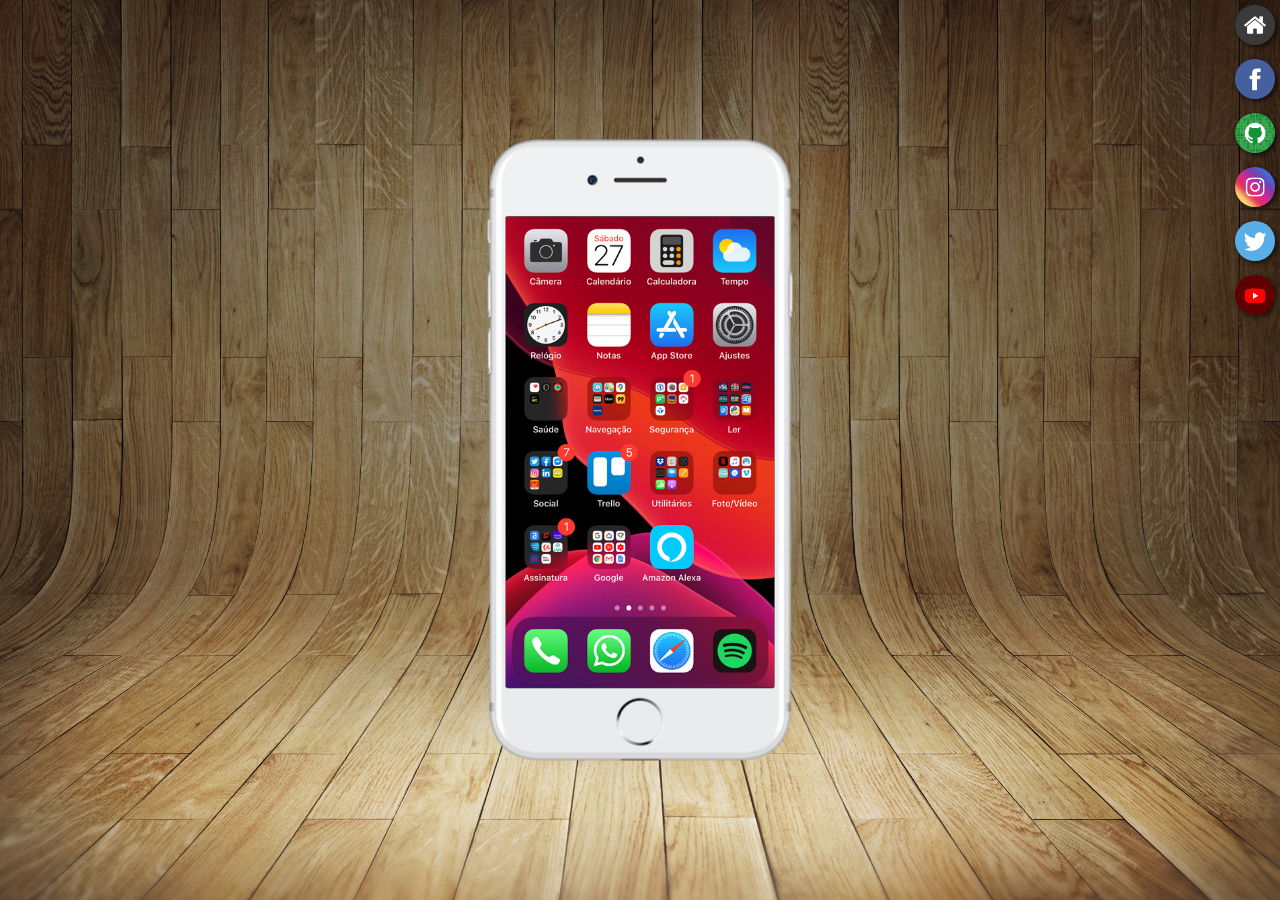
<file: index.html>
<!DOCTYPE html>
<html lang="pt-br">
<head>
    <meta charset="UTF-8">
    <meta name="viewport" content="width=device-width, initial-scale=1.0">
    <link rel="shortcut icon" href="/imagens/favicon.ico" type="image/x-icon">
    <link rel="stylesheet" href="estilos/style.css">
    <title>redes sociais</title>
</head>
<body>
    <main>
        <section id="telefone">
            <iframe src="home.html" name="tela" id="tela" frameborder="0">

            </iframe>

        </section>
        <section id="redes">
            <a href="home.html" target="tela"><img src="imagens/logo-home.jpg" alt="home"></a><br>

            <a href="face.html" target="tela"><img src="imagens/logo-facebook.jpg" alt="facebook"></a><br>

            <a href="git.html" target="tela"><img src="imagens/logo-github.jpg" alt="github"></a><br>

            <a href="insta.html" target="tela"><img src="imagens/logo-instagram.jpg" alt="instagram"></a><br>

            <a href="twiter.html" target="tela"><img src="imagens/logo-twitter.jpg" alt="twitter"></a><br>

            <a href="youtube.html" target="tela"><img src="imagens/logo-youtube.jpg" alt="youtube"></a><br>

        </section>
    </main>
</body>
</html>
</file>
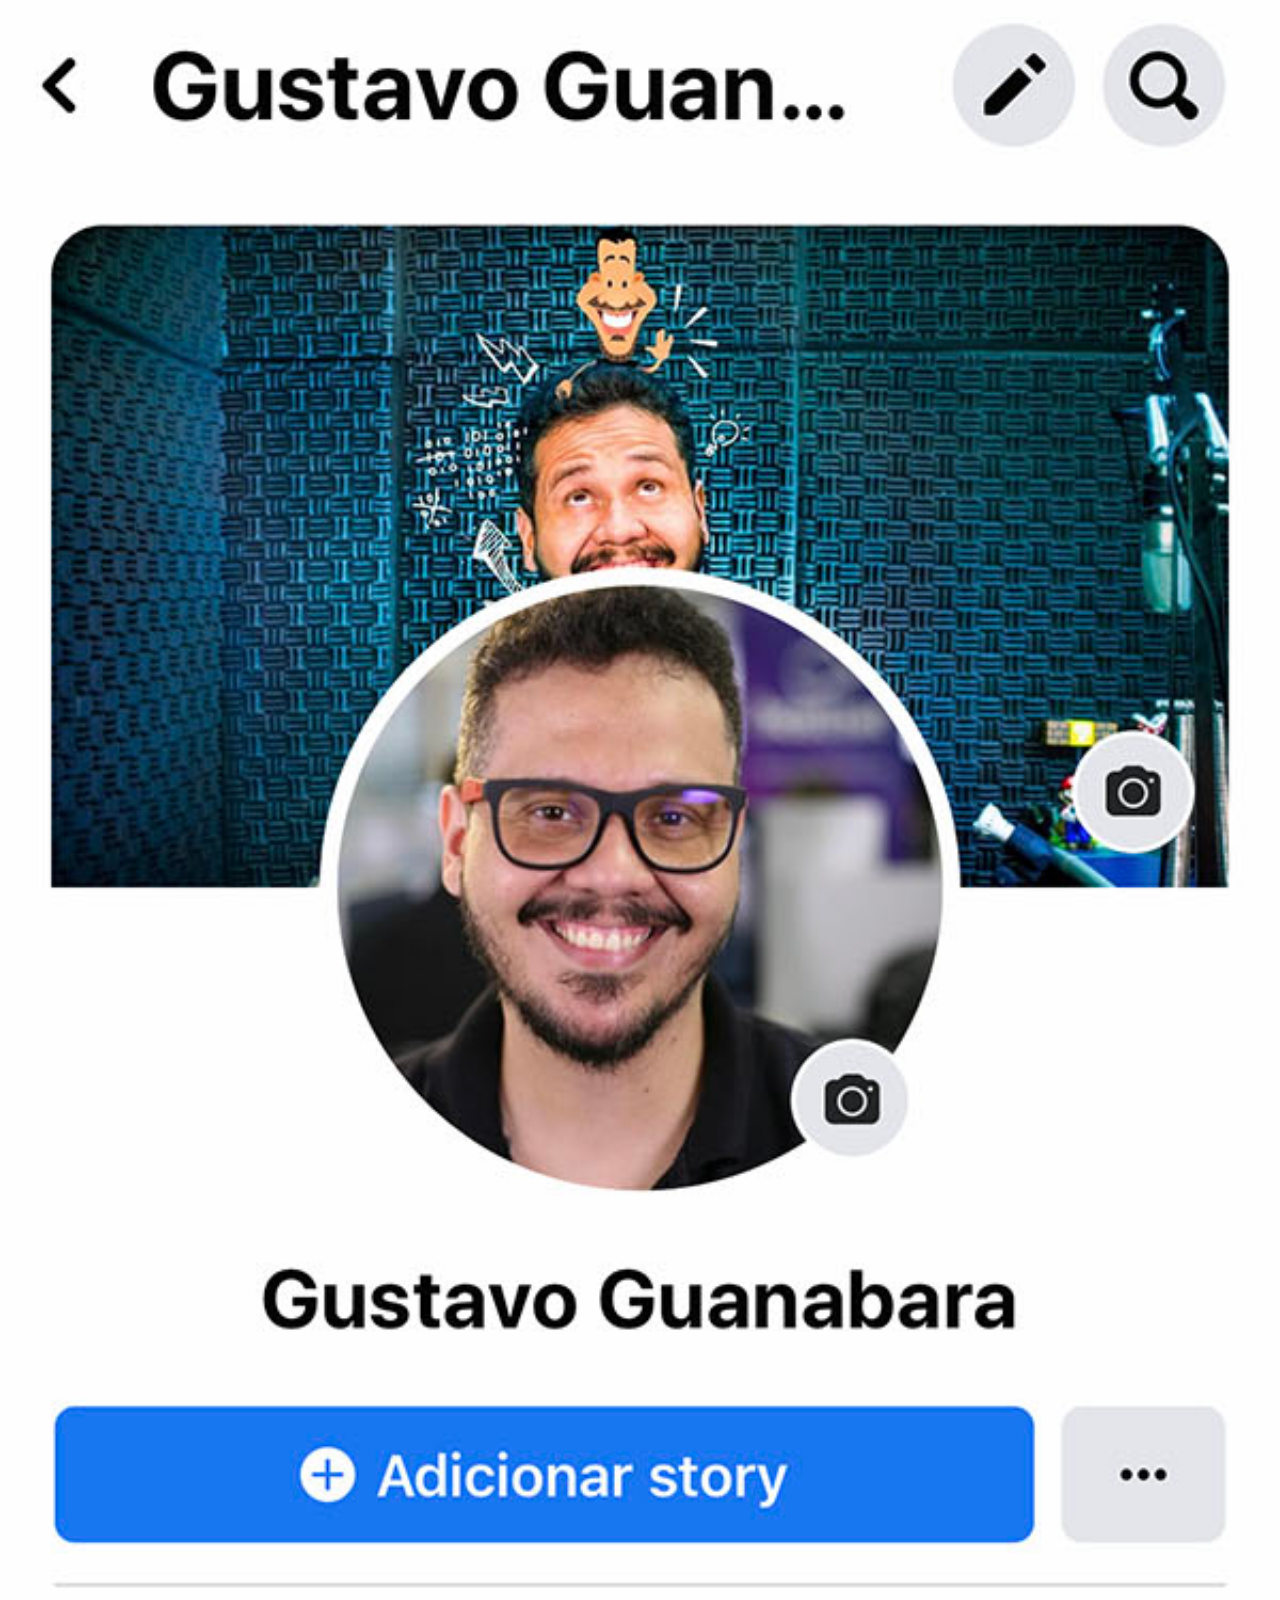
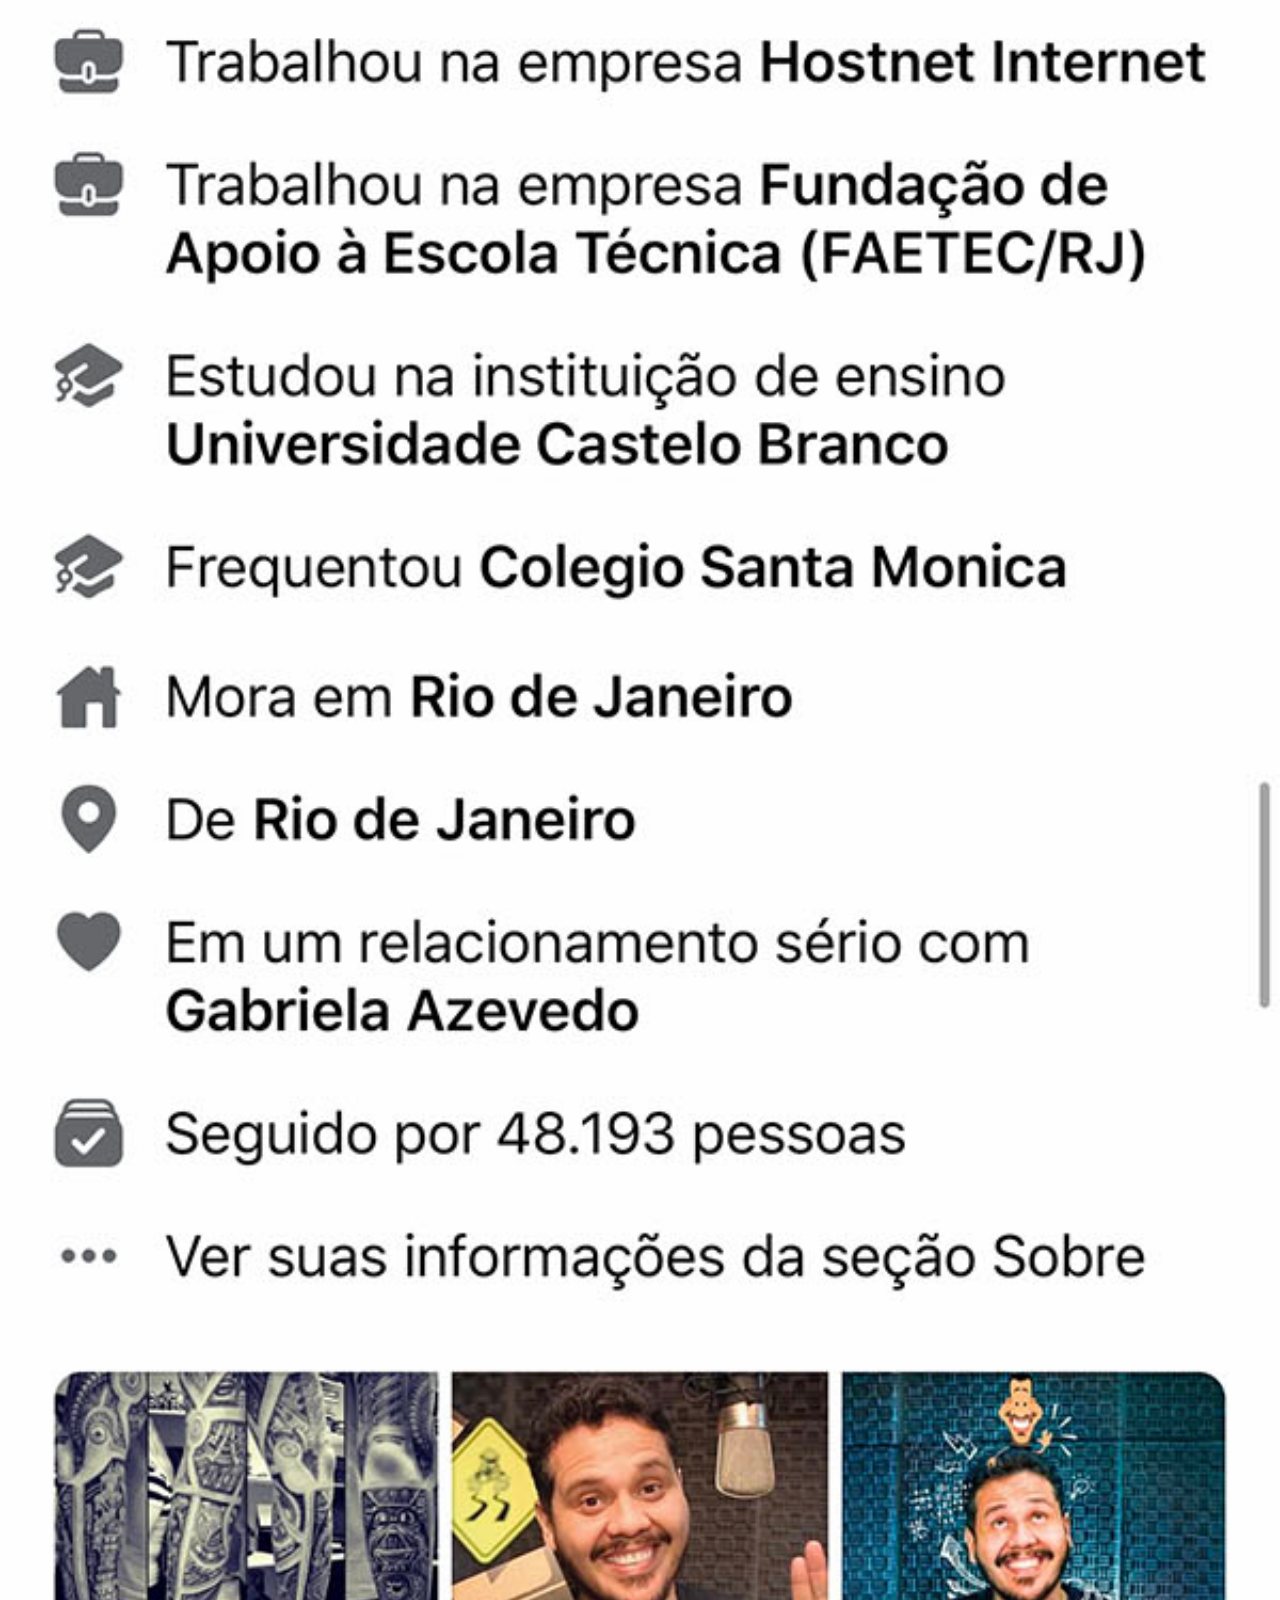
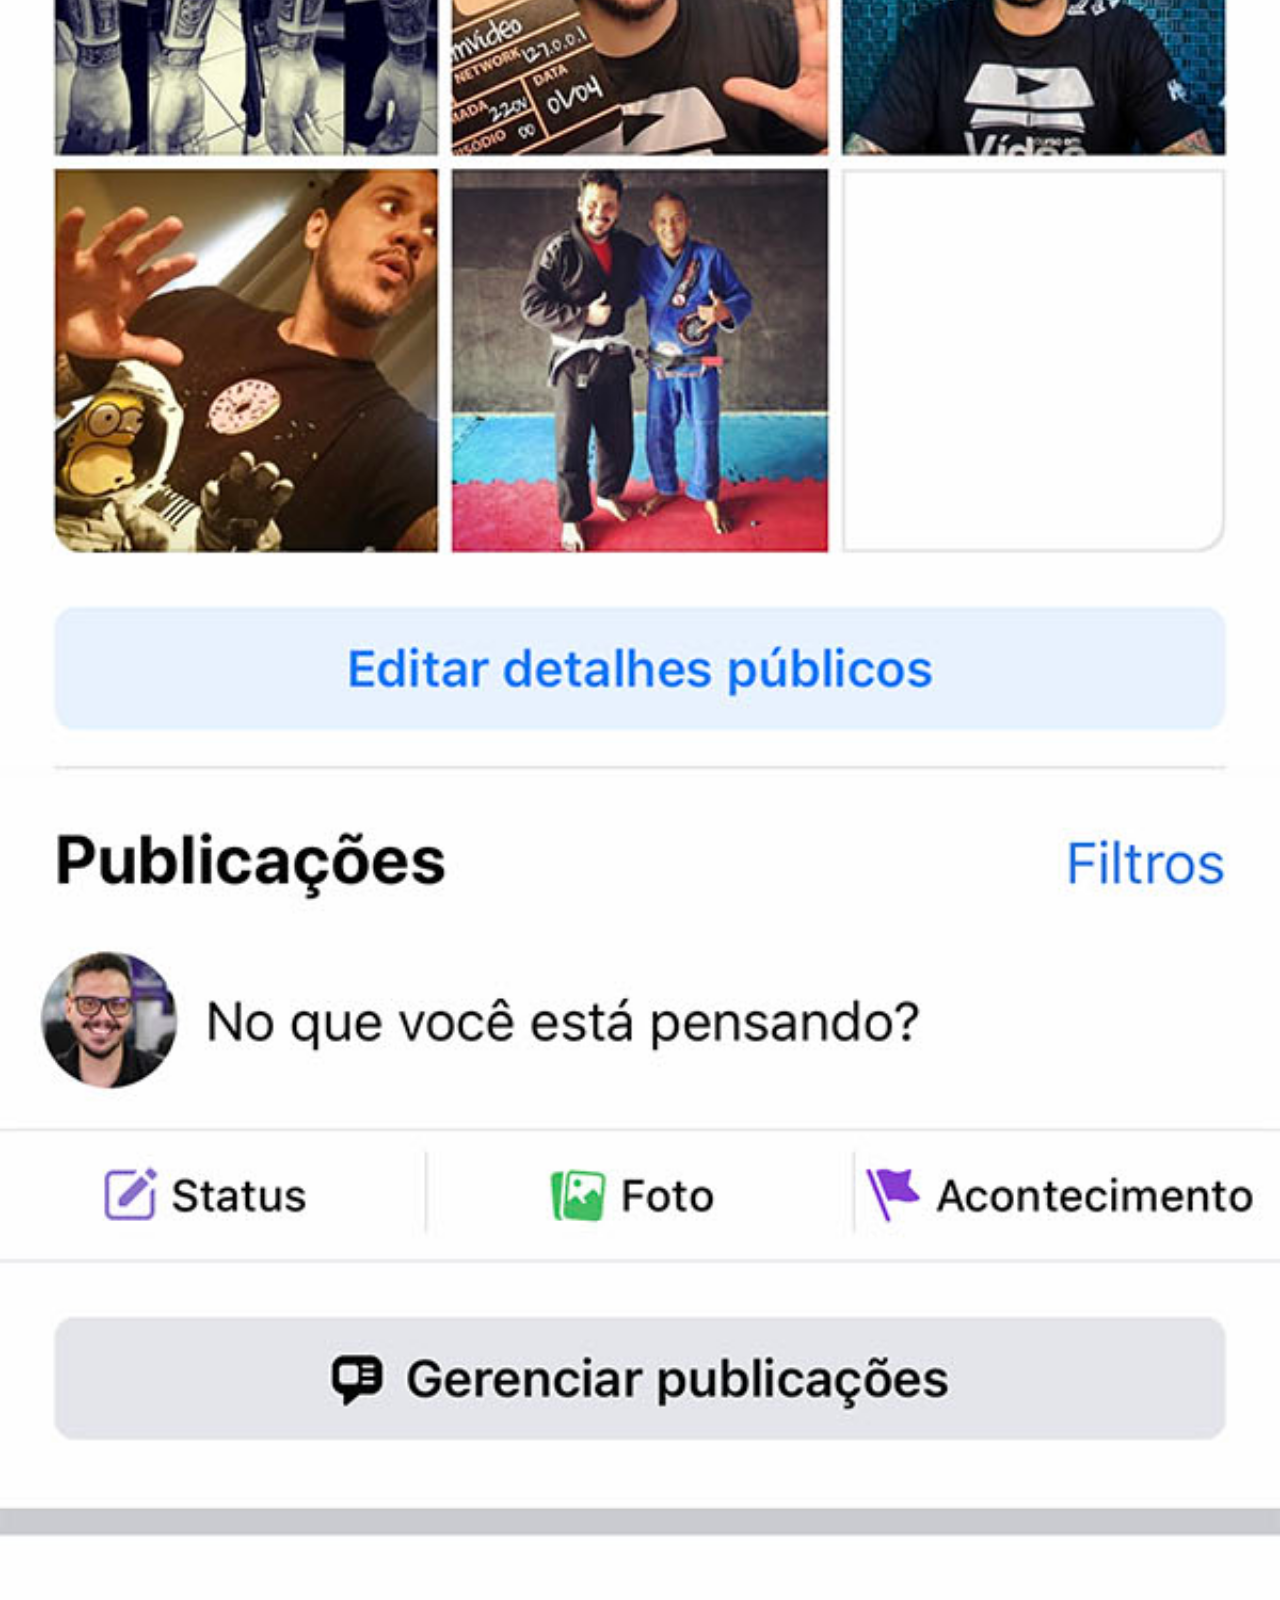
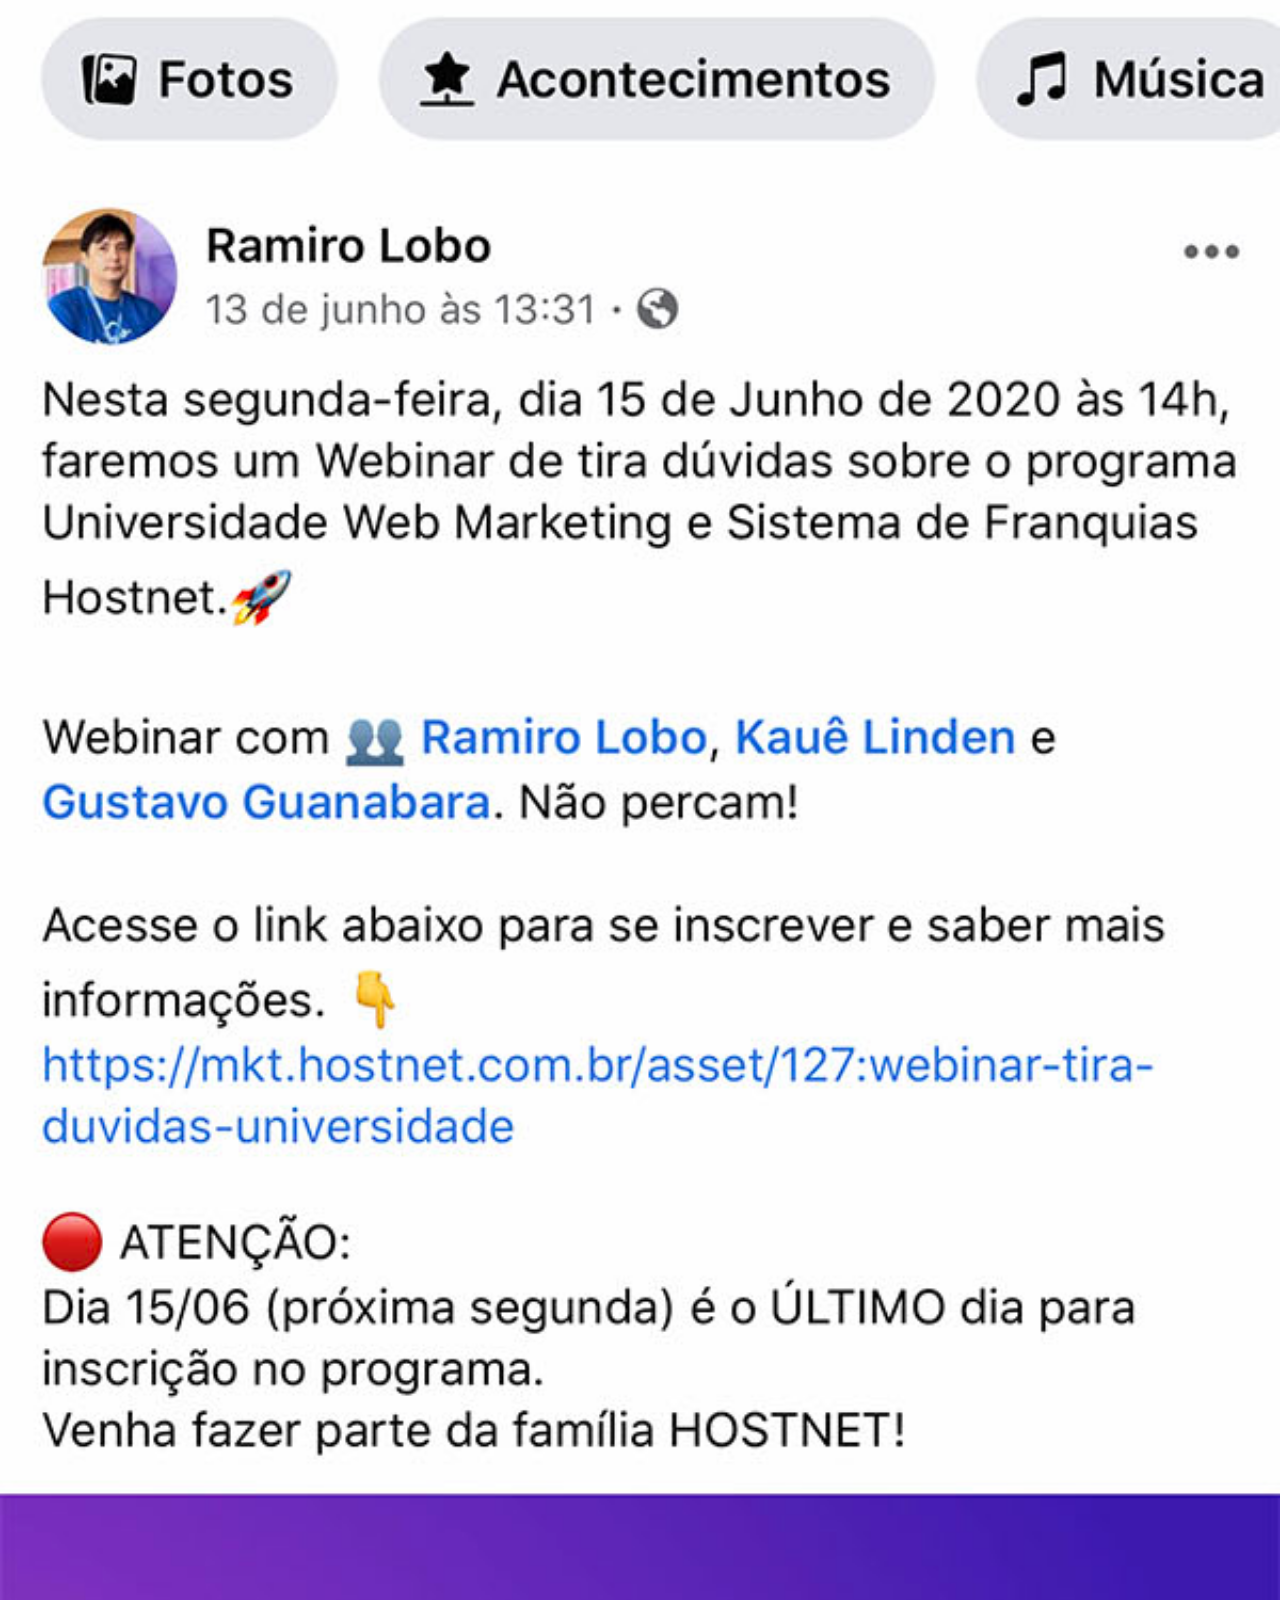
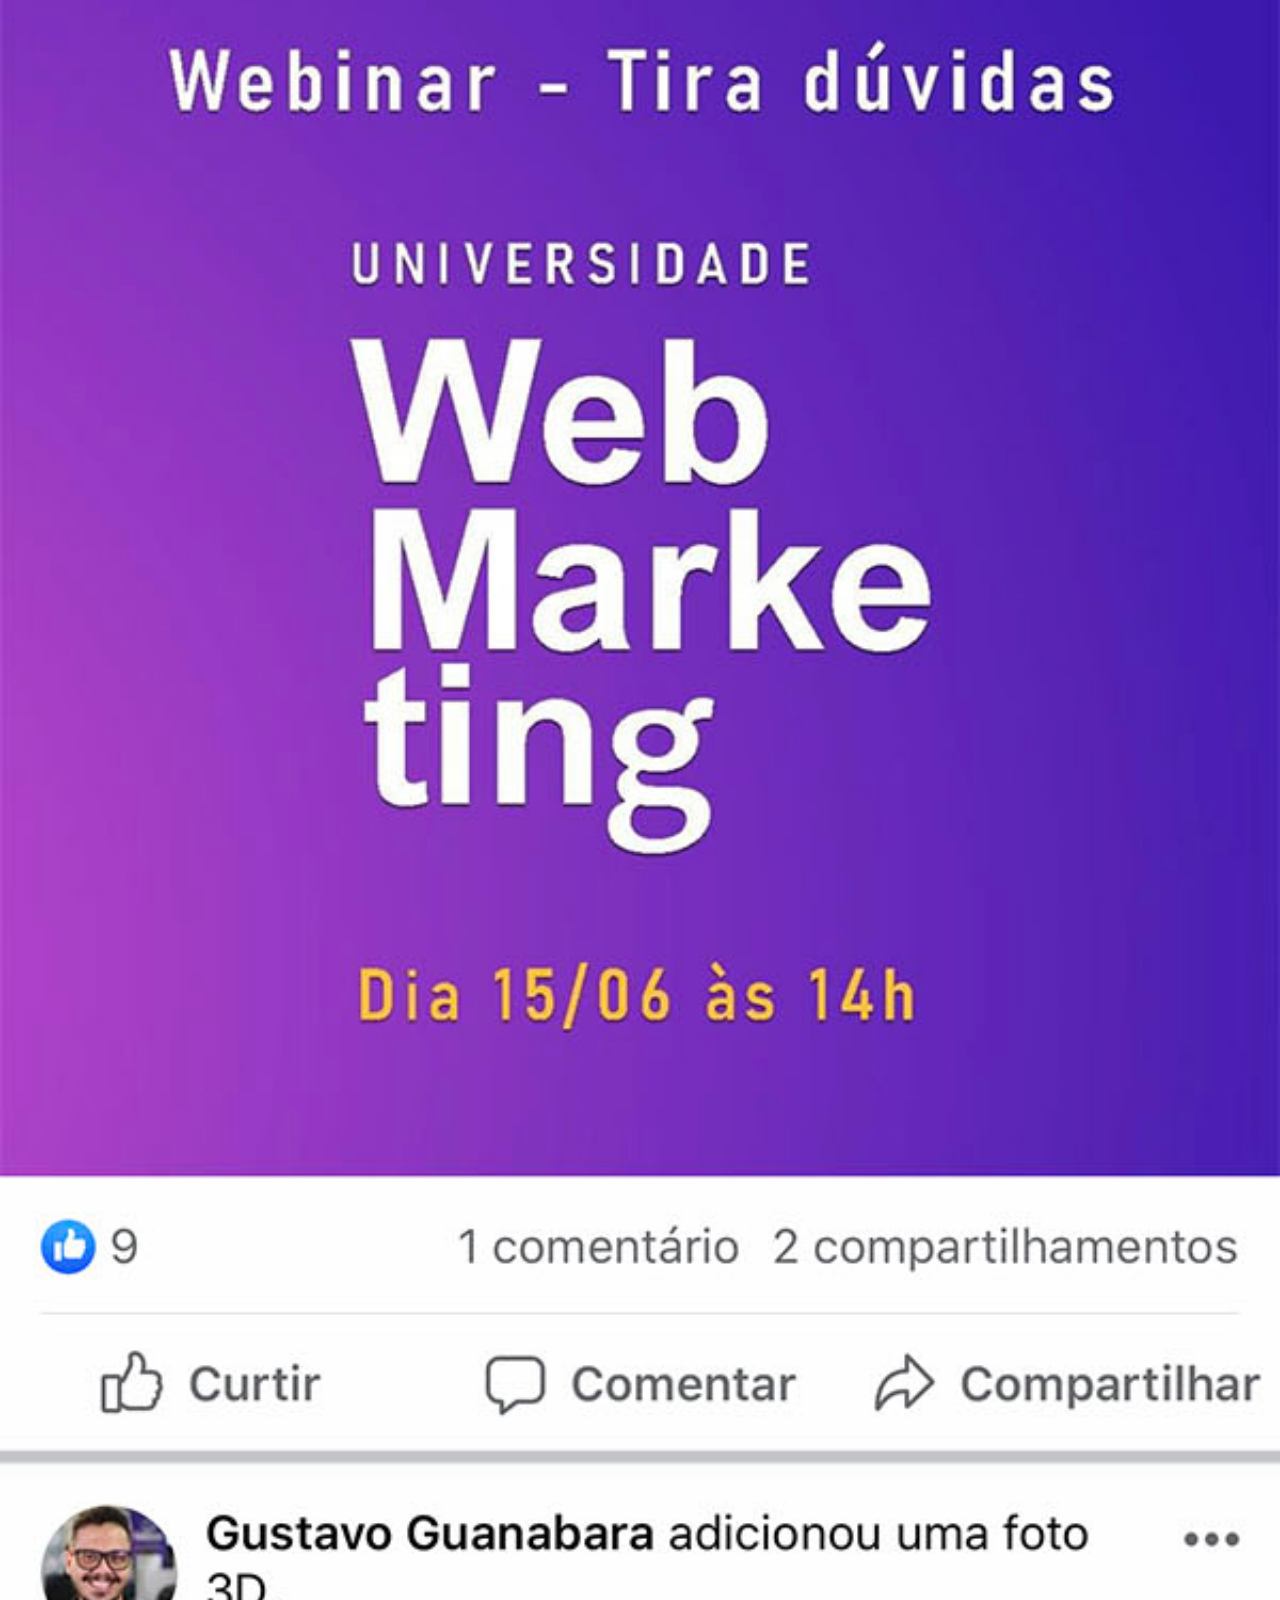
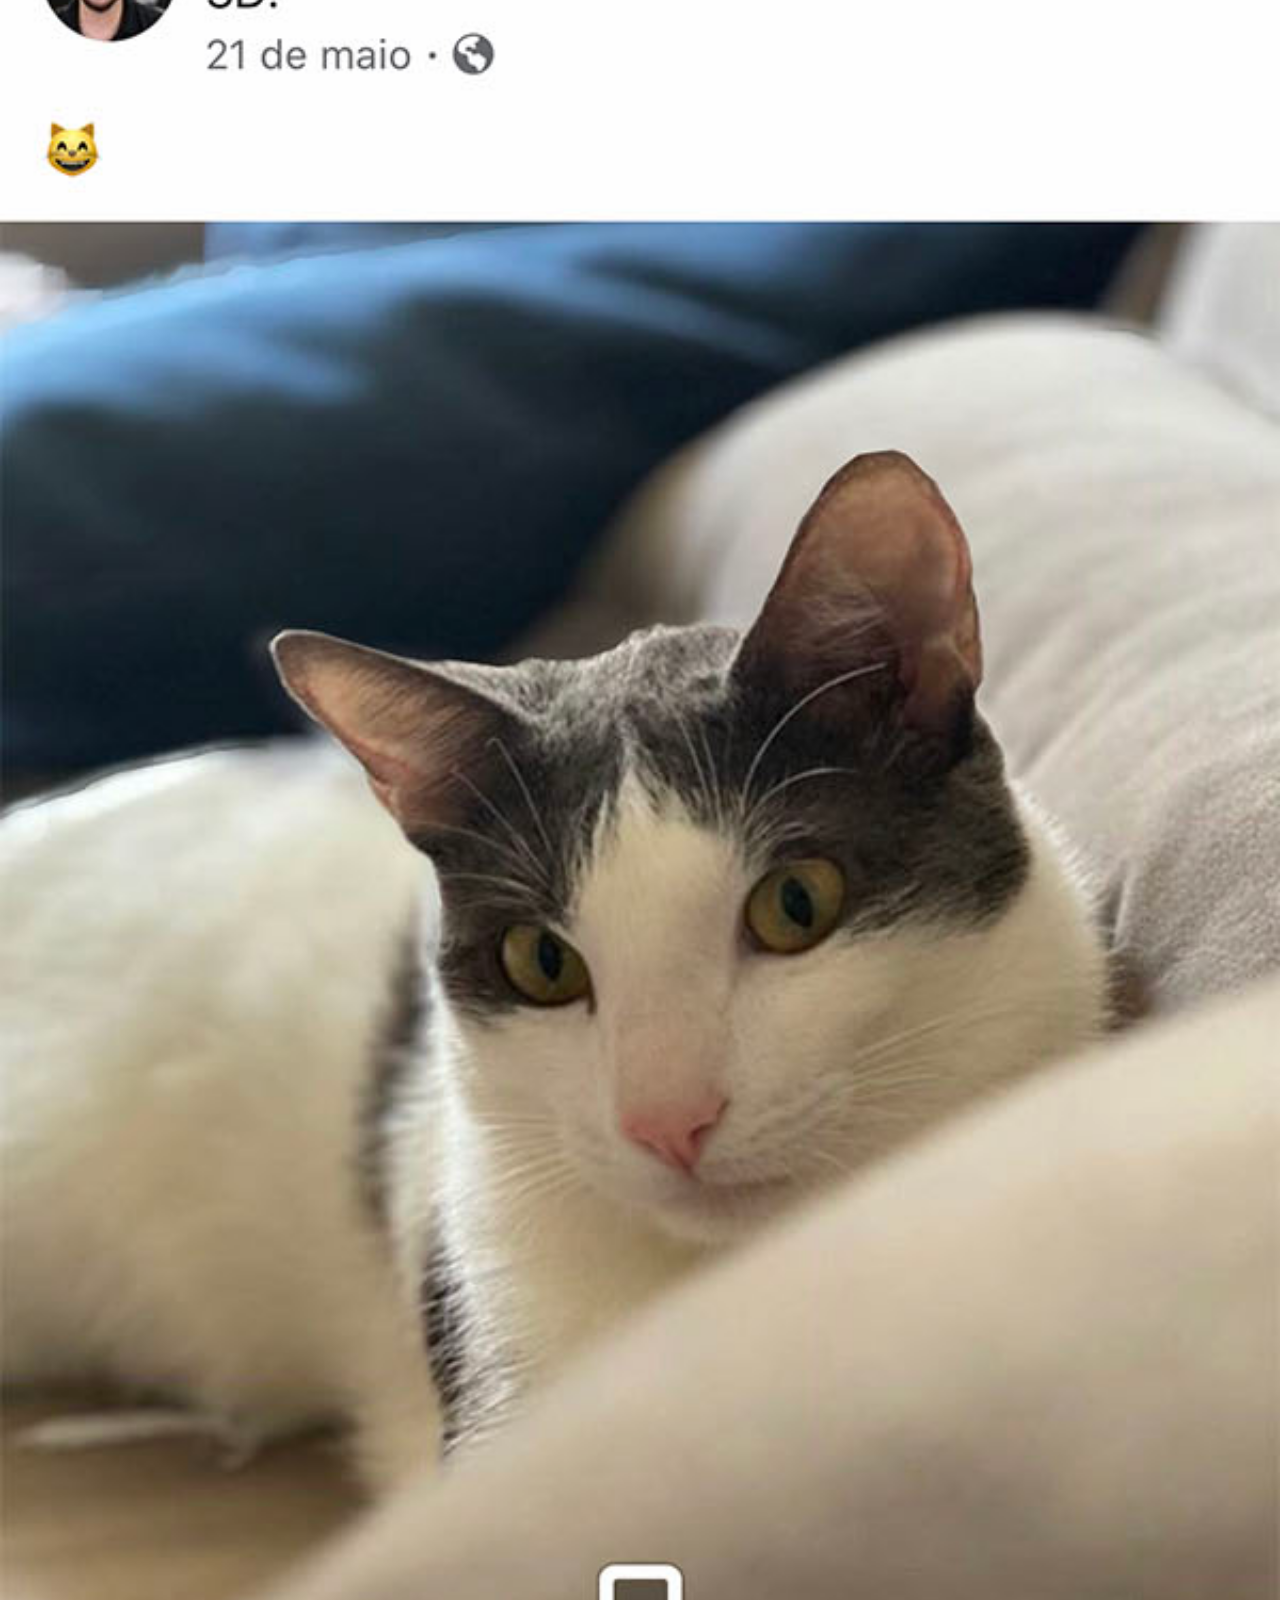
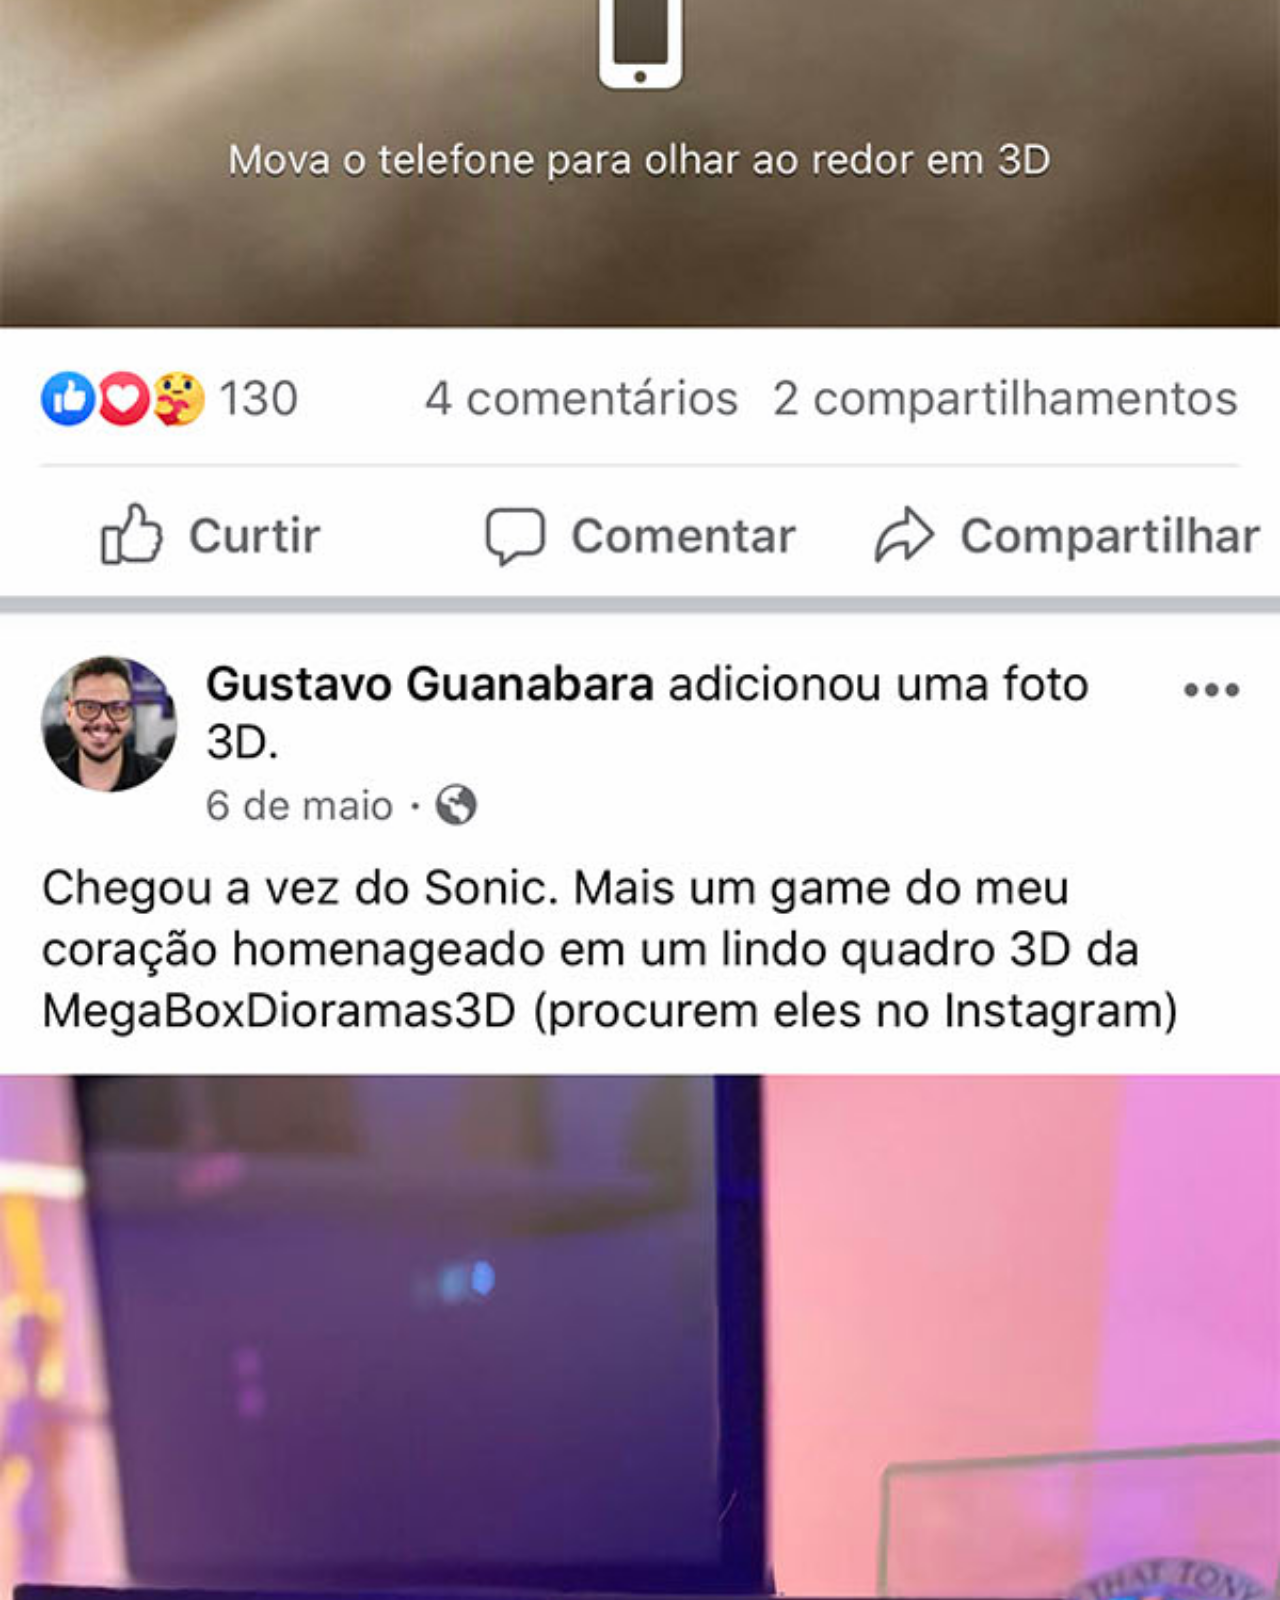
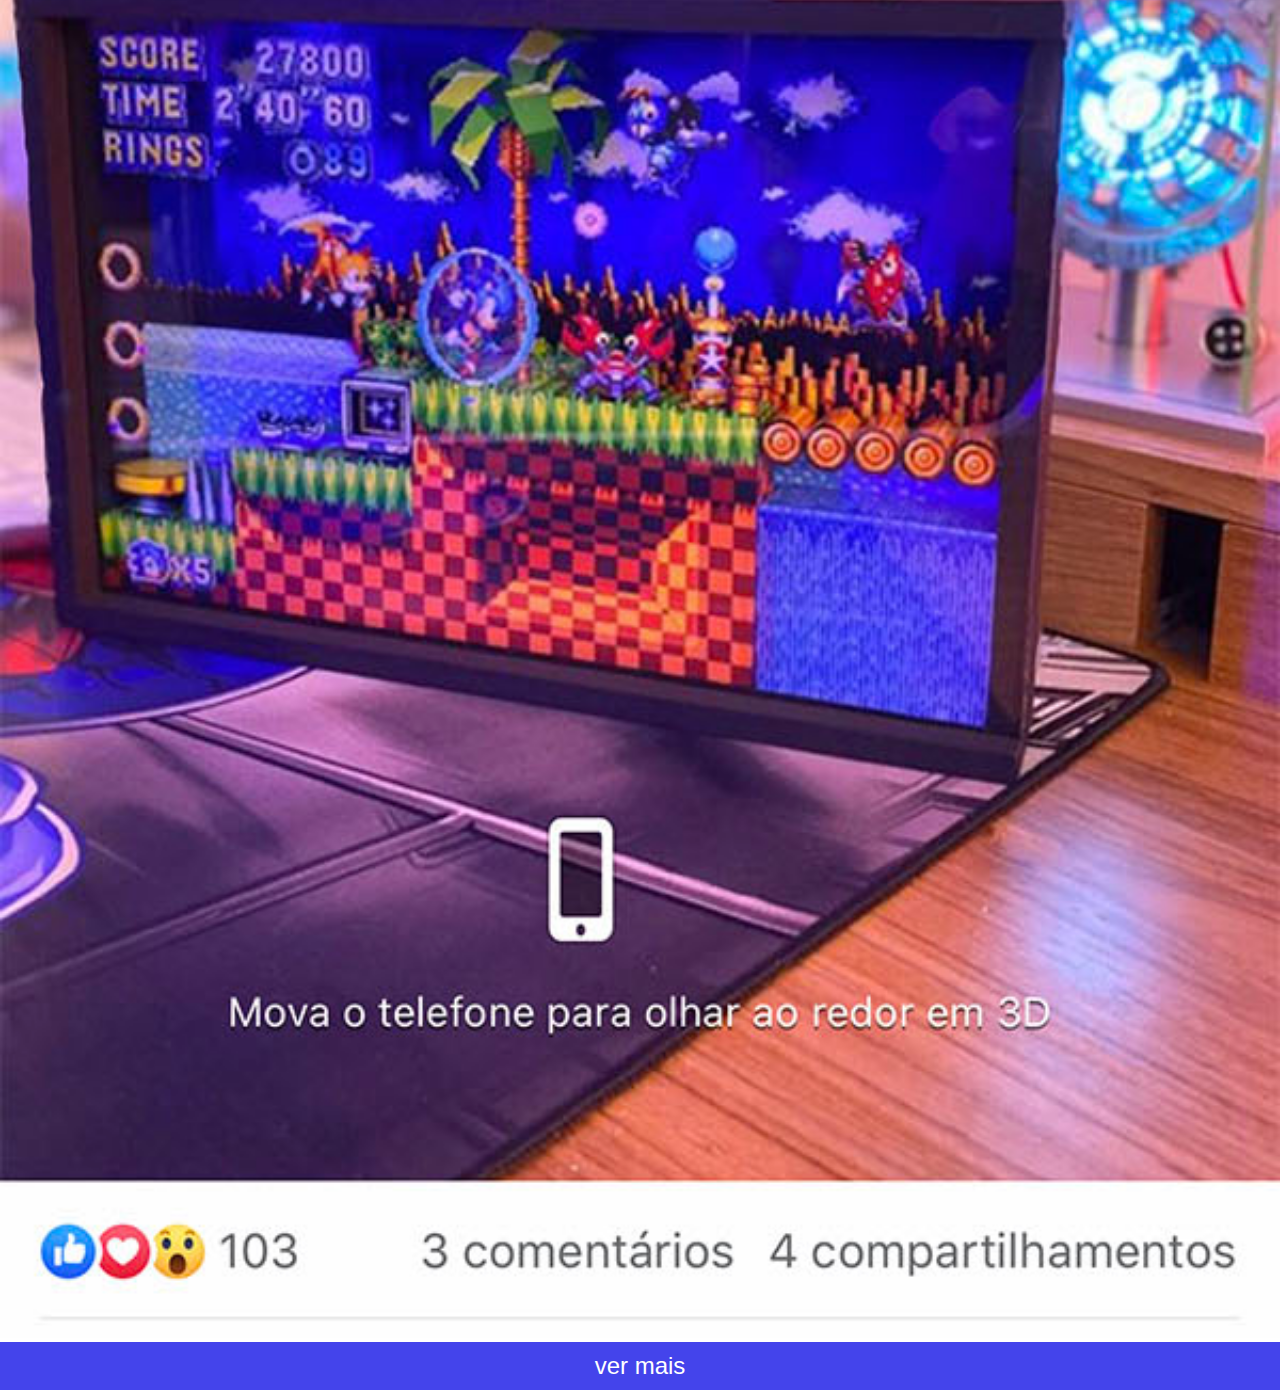
<file: face.html>
<!DOCTYPE html>
<html lang="pt-br">
<head>
    <meta charset="UTF-8">
    <meta name="viewport" content="width=device-width, initial-scale=1.0">
    <title>face</title>
    <link rel="stylesheet" href="estilos/social.css">
</head>
<body>
    <img src="imagens/tela-facebook.jpg" alt="face">
    <a href="https://www.facebook.com/?locale=pt_BR"target="_blank">ver mais</a>
    
</body>
</html>
</file>
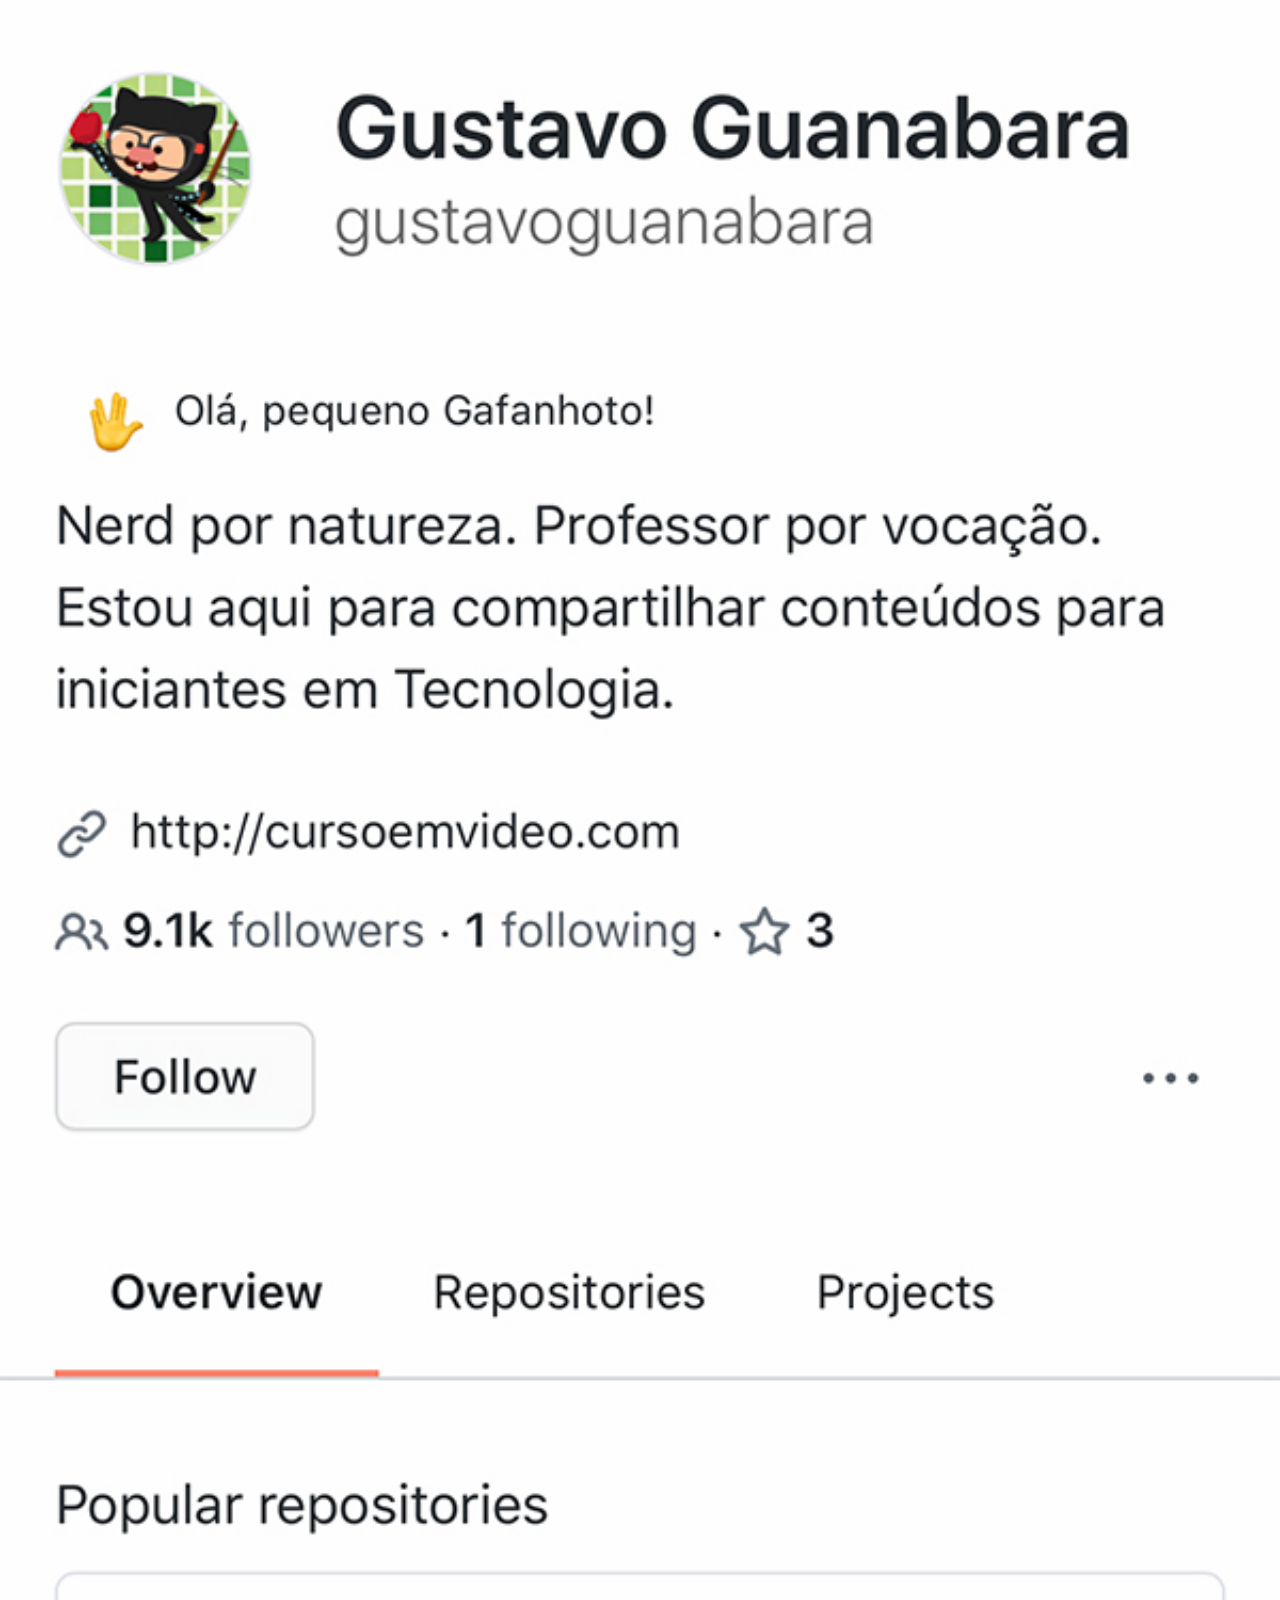
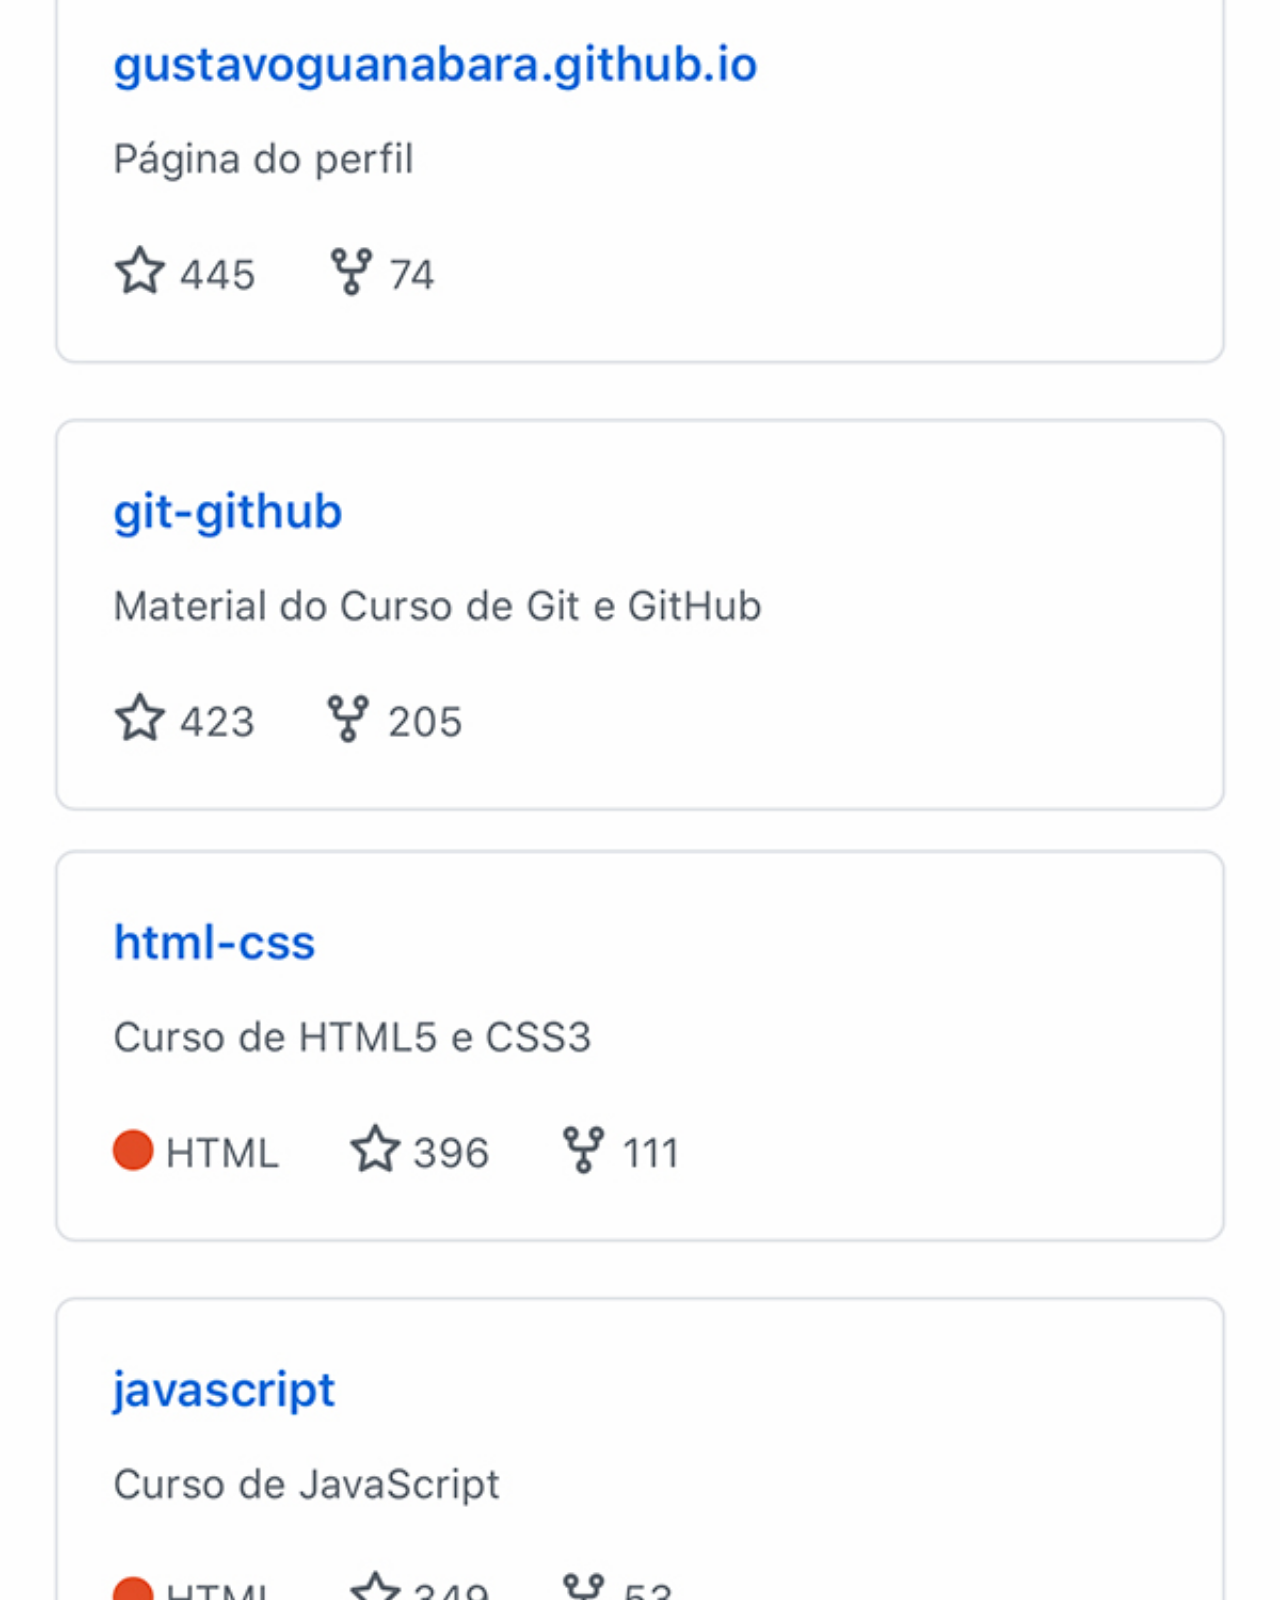
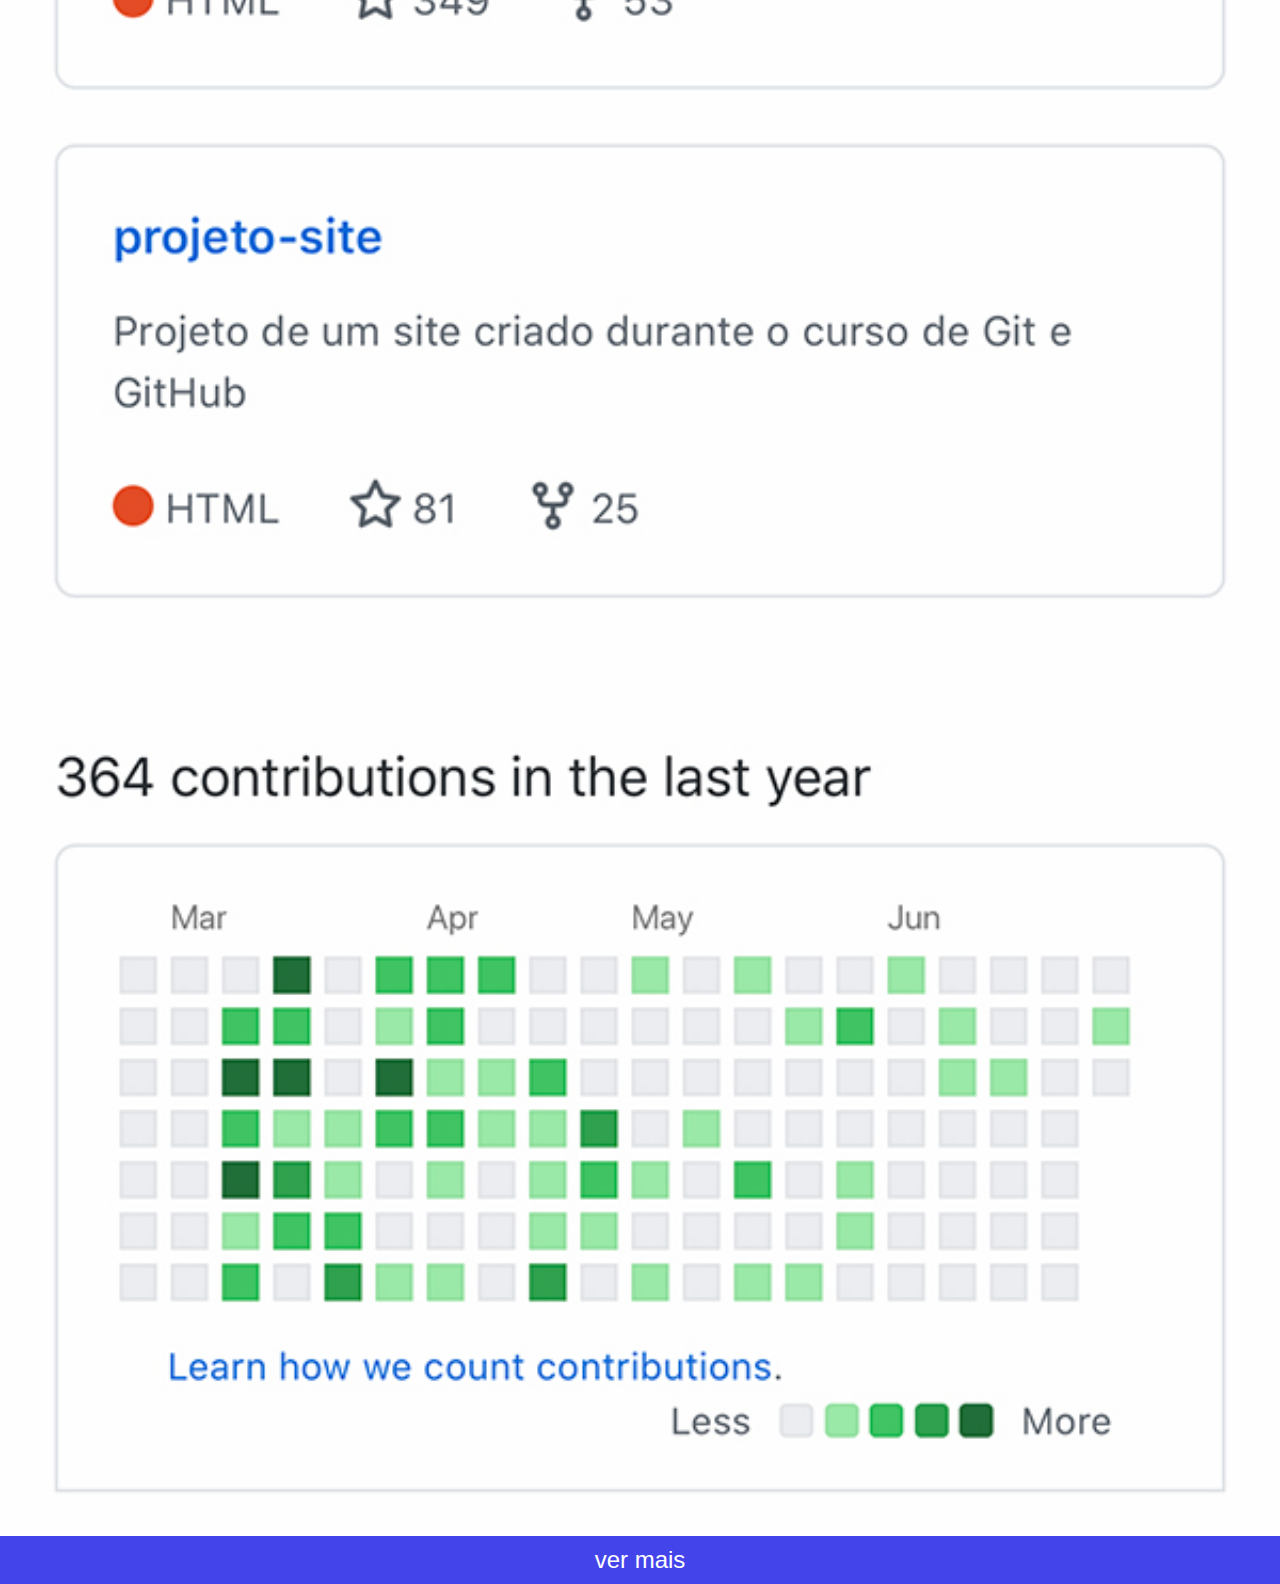
<file: git.html>
<!DOCTYPE html>
<html lang="pt-br">
<head>
    <meta charset="UTF-8">
    <meta name="viewport" content="width=device-width, initial-scale=1.0">
    <title>github</title>
    <link rel="stylesheet" href="/estilos/social.css">
</head>
<body>
    <img src="imagens/tela-github.jpg" alt="git">
    <a href="https://github.com/tailansouza"target="_blank">ver mais</a>
    
</body>
</html>
</file>
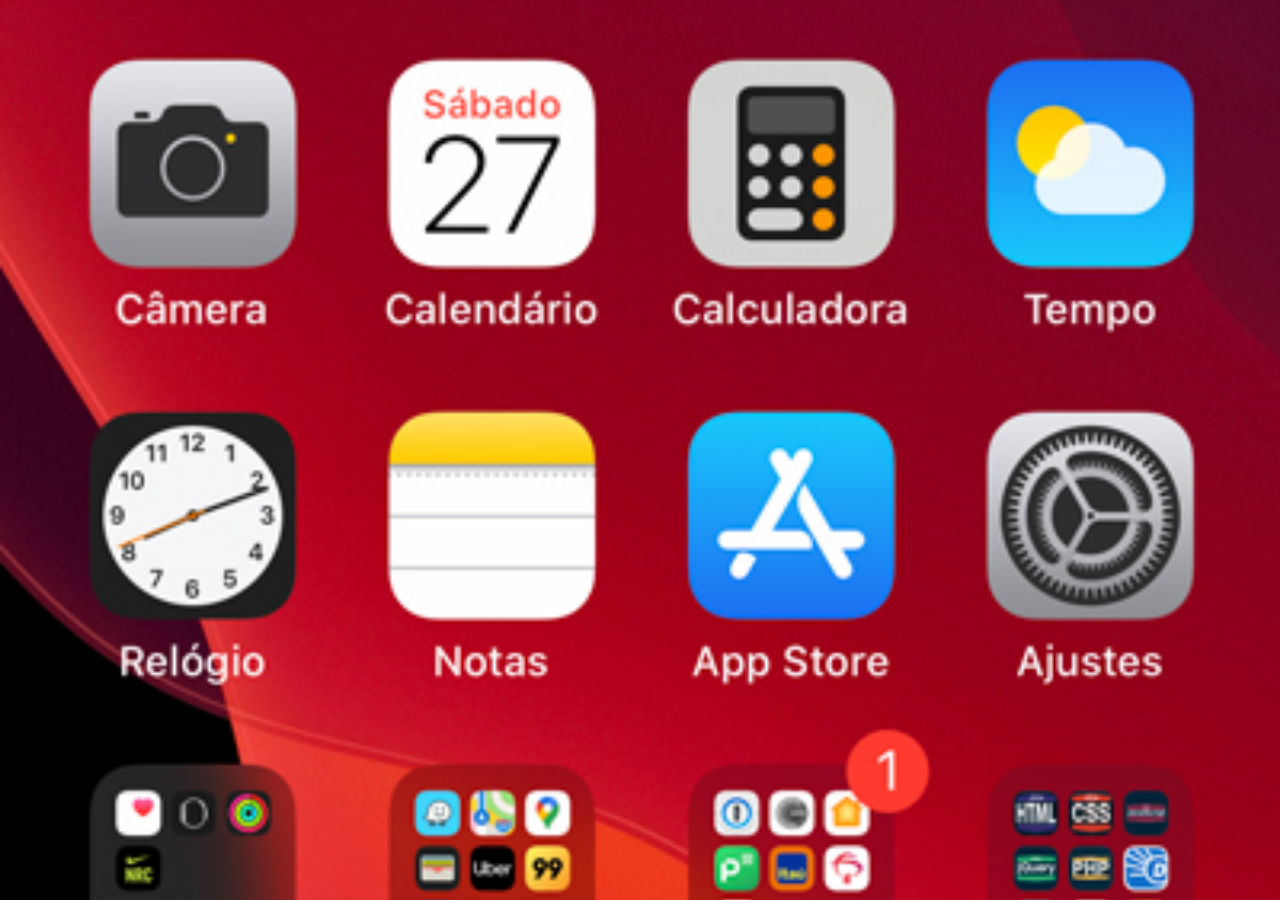
<file: home.html>
<!DOCTYPE html>
<html lang="pt-br">
<head>
    <meta charset="UTF-8">
    <meta name="viewport" content="width=device-width, initial-scale=1.0">
    <title>iframe</title>
</head>
<body>
    <style>
        *{
            padding: 0px;
            margin: 0px;
        }
        body{
            height: 100vh;
            width: 100vw;
            background: black url("imagens/tela-home.jpg")no-repeat top center;
            background-size: cover;
        }
    </style>
</body>
</html>
</file>
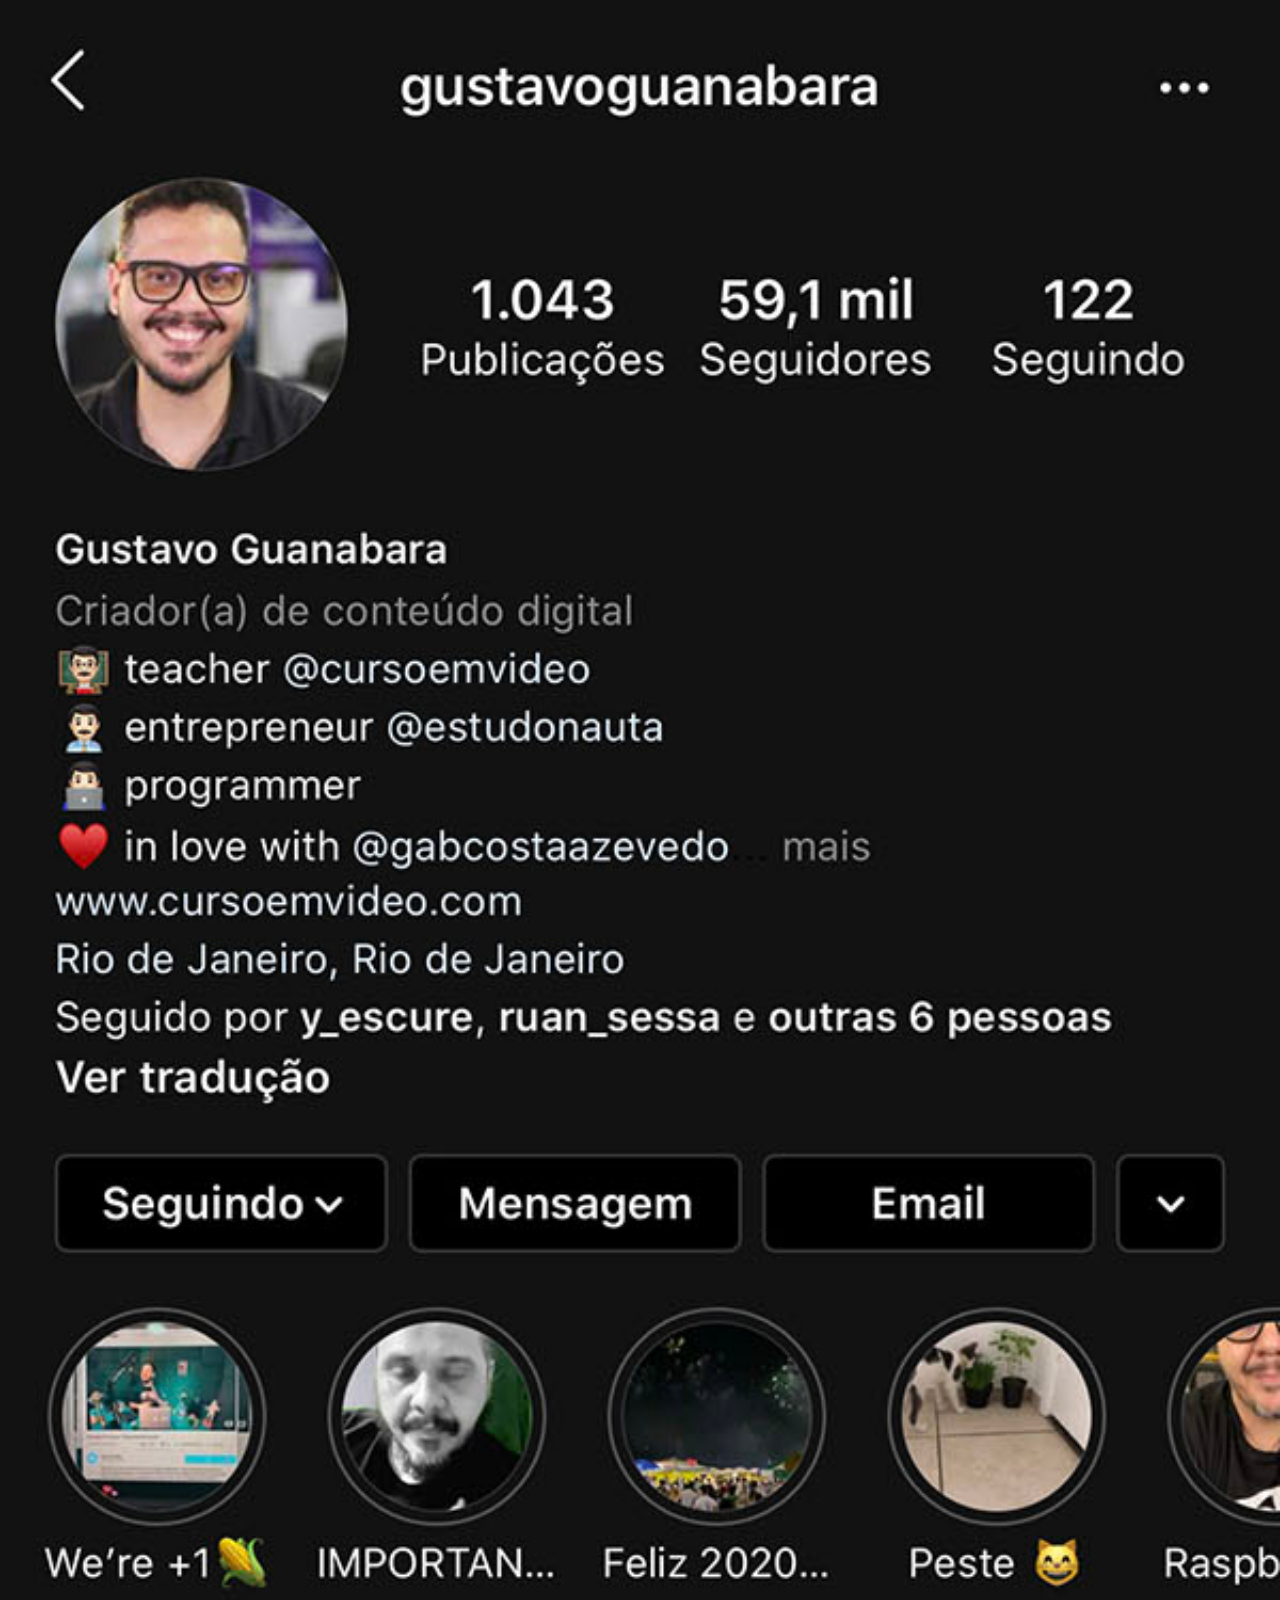
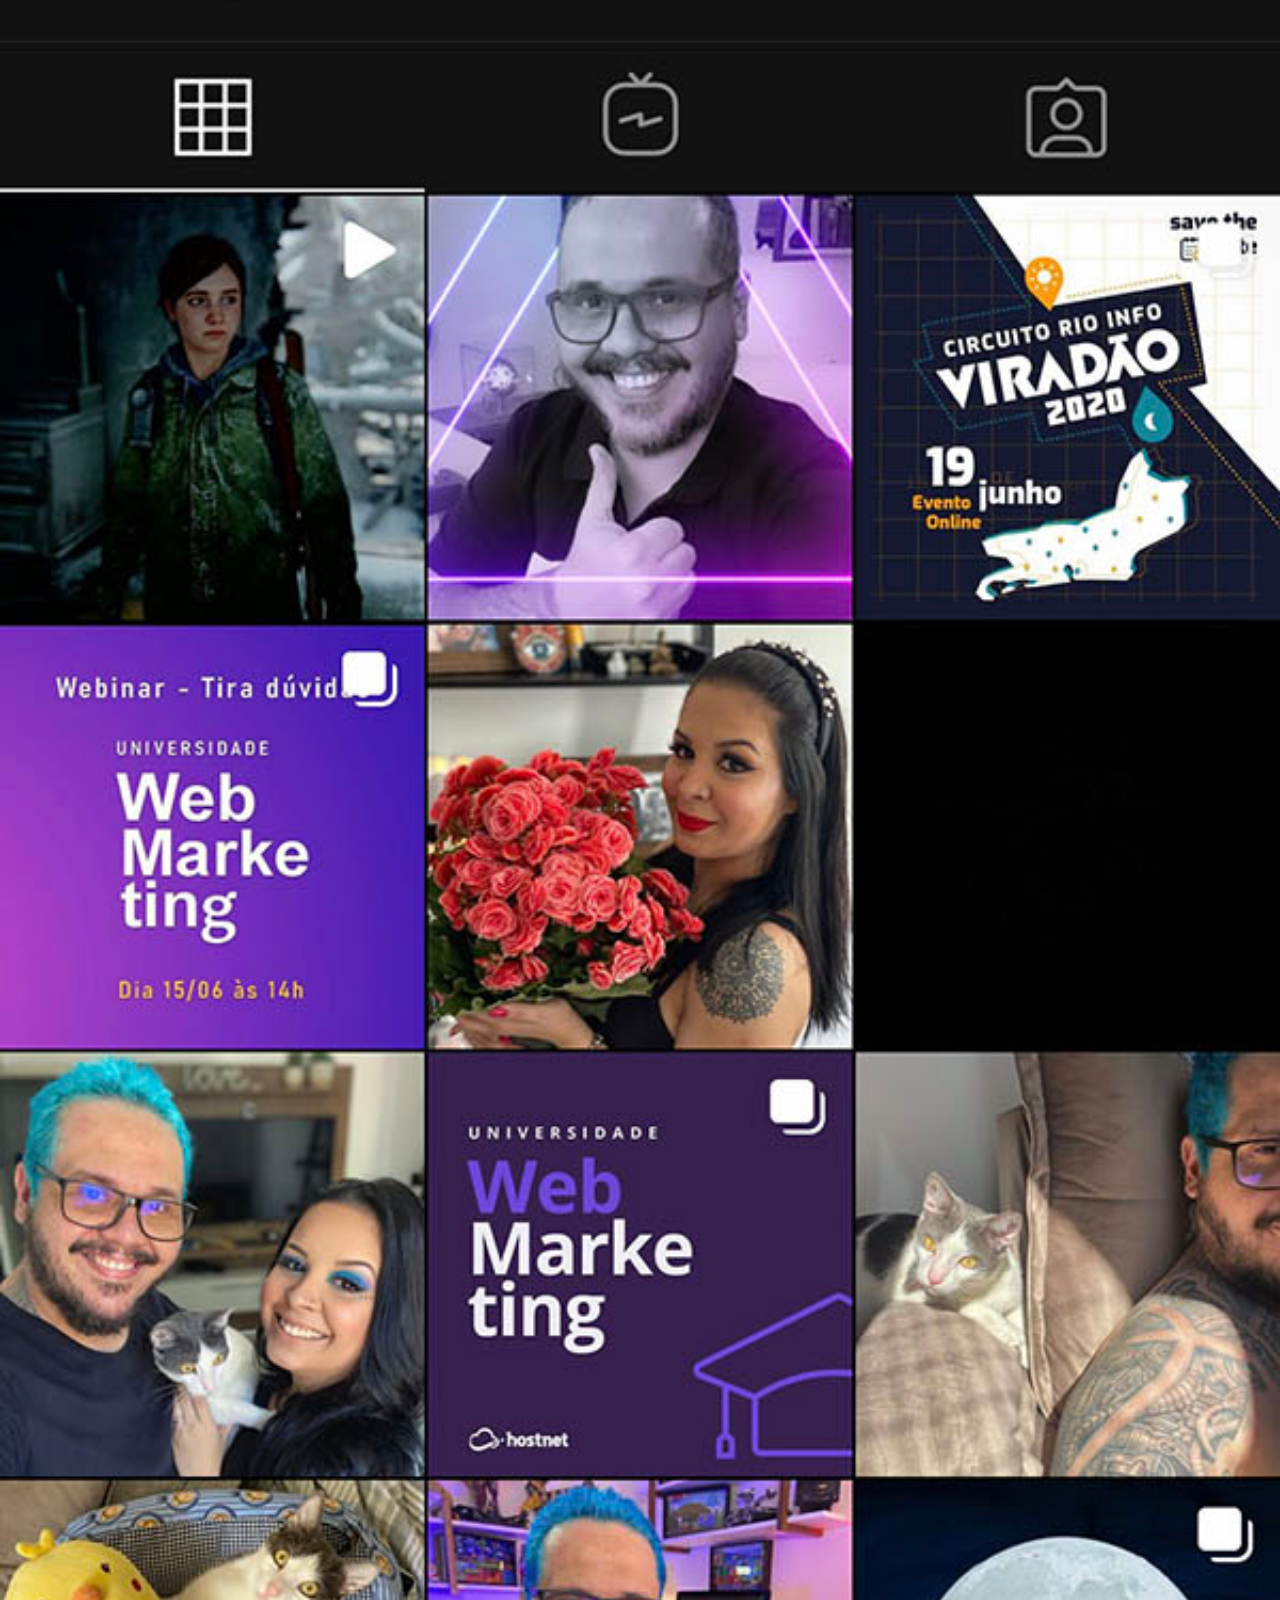
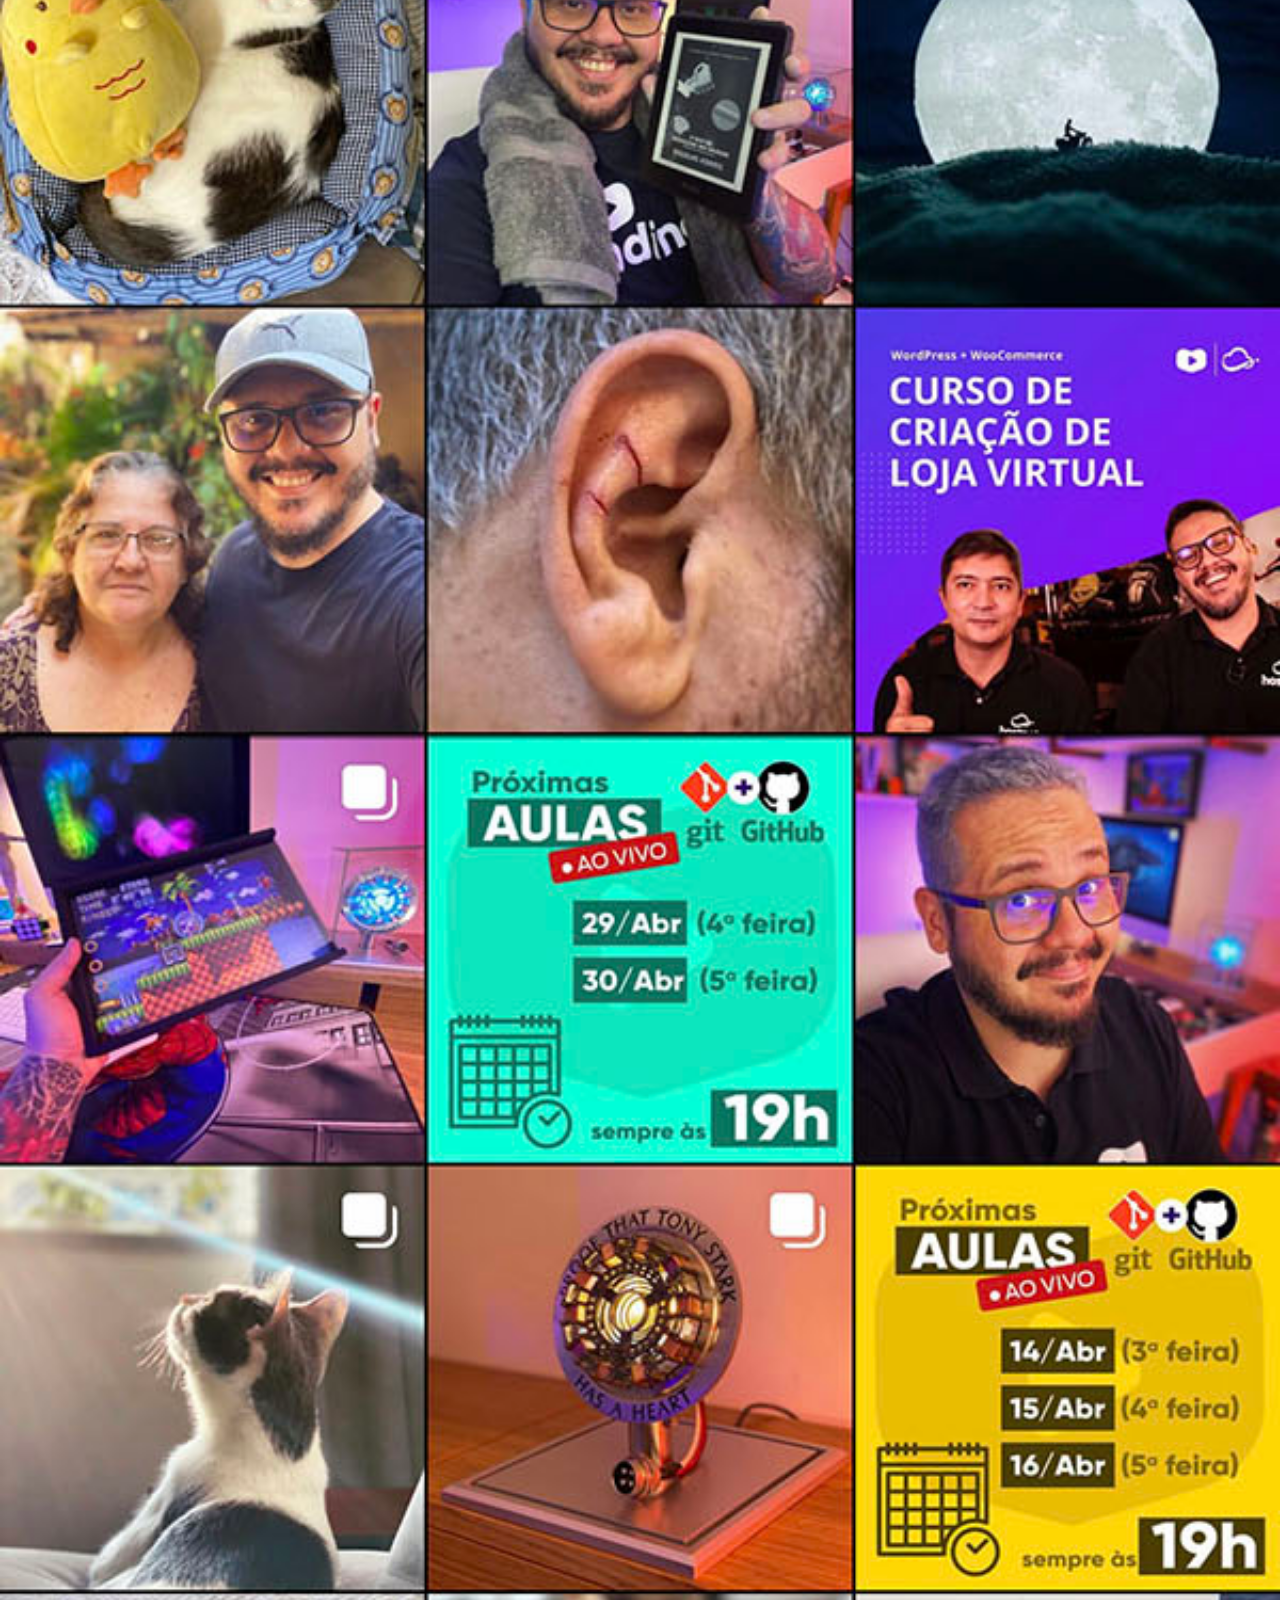
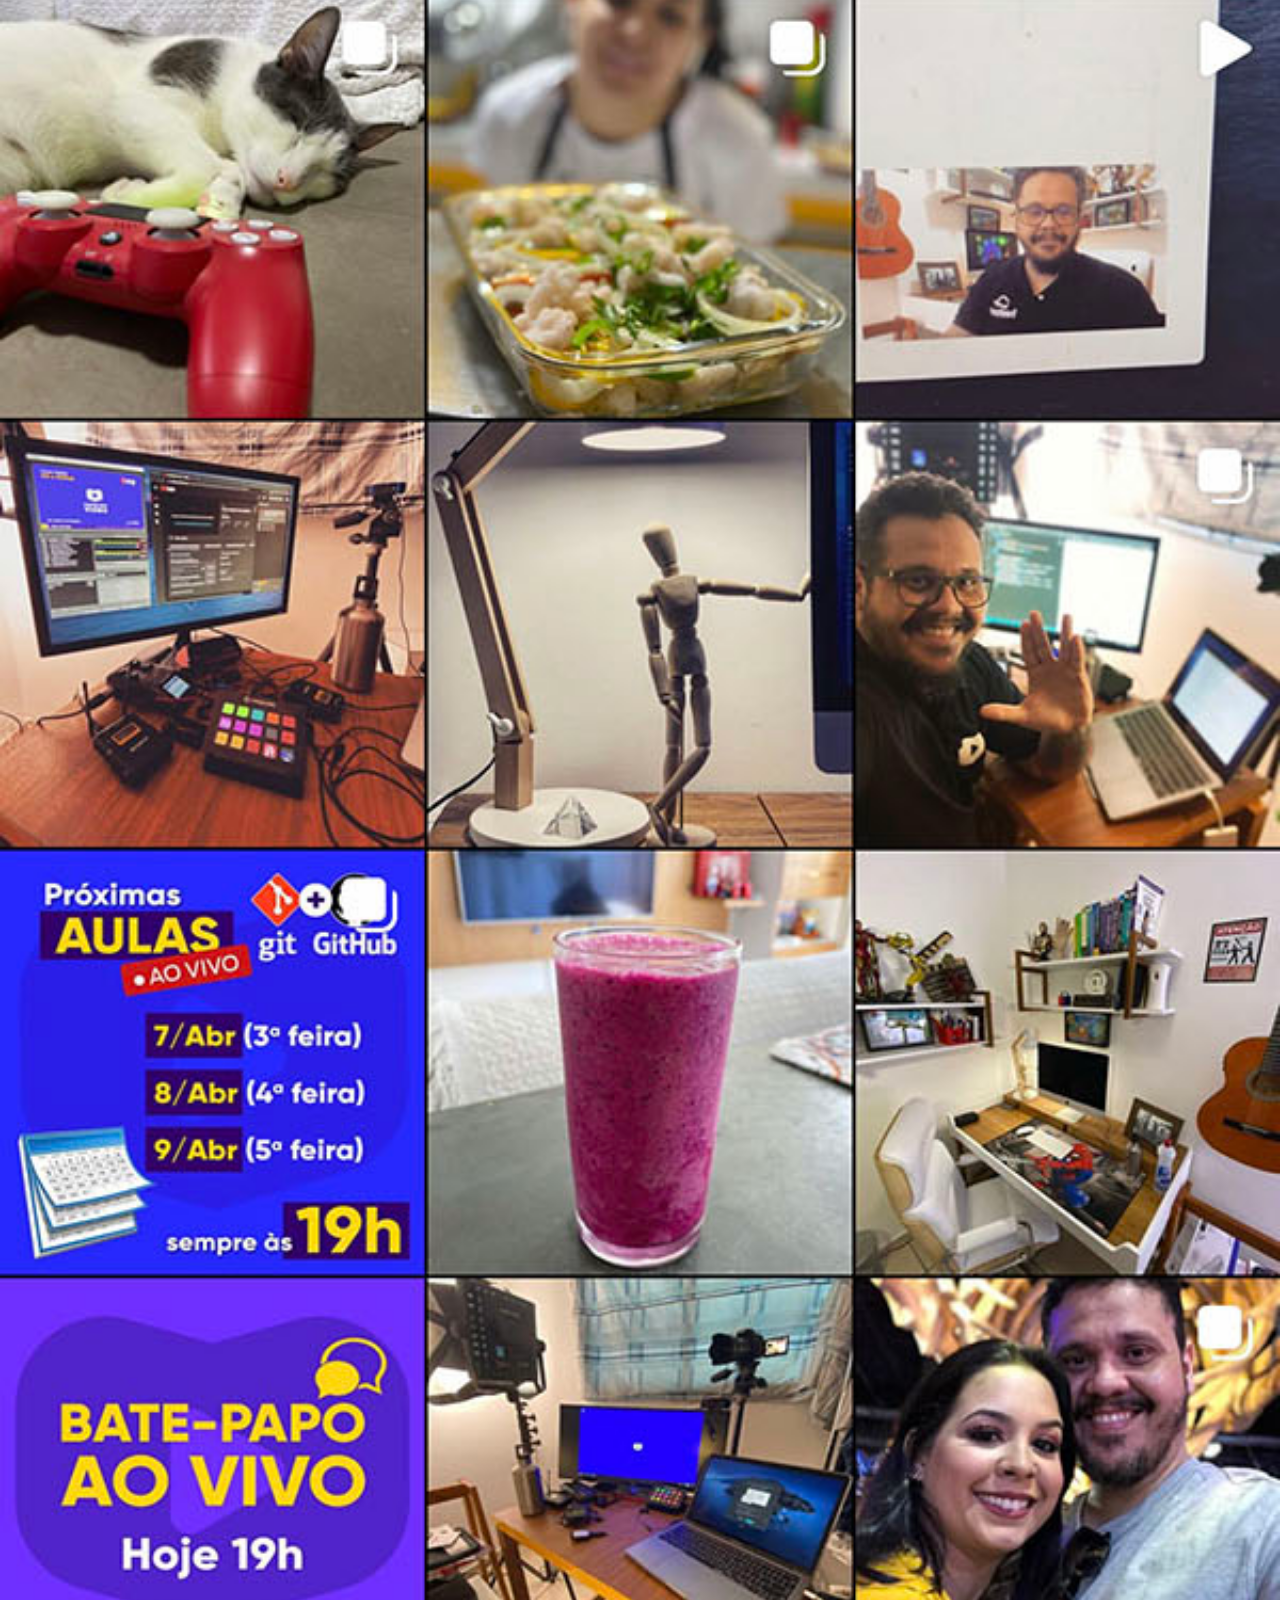
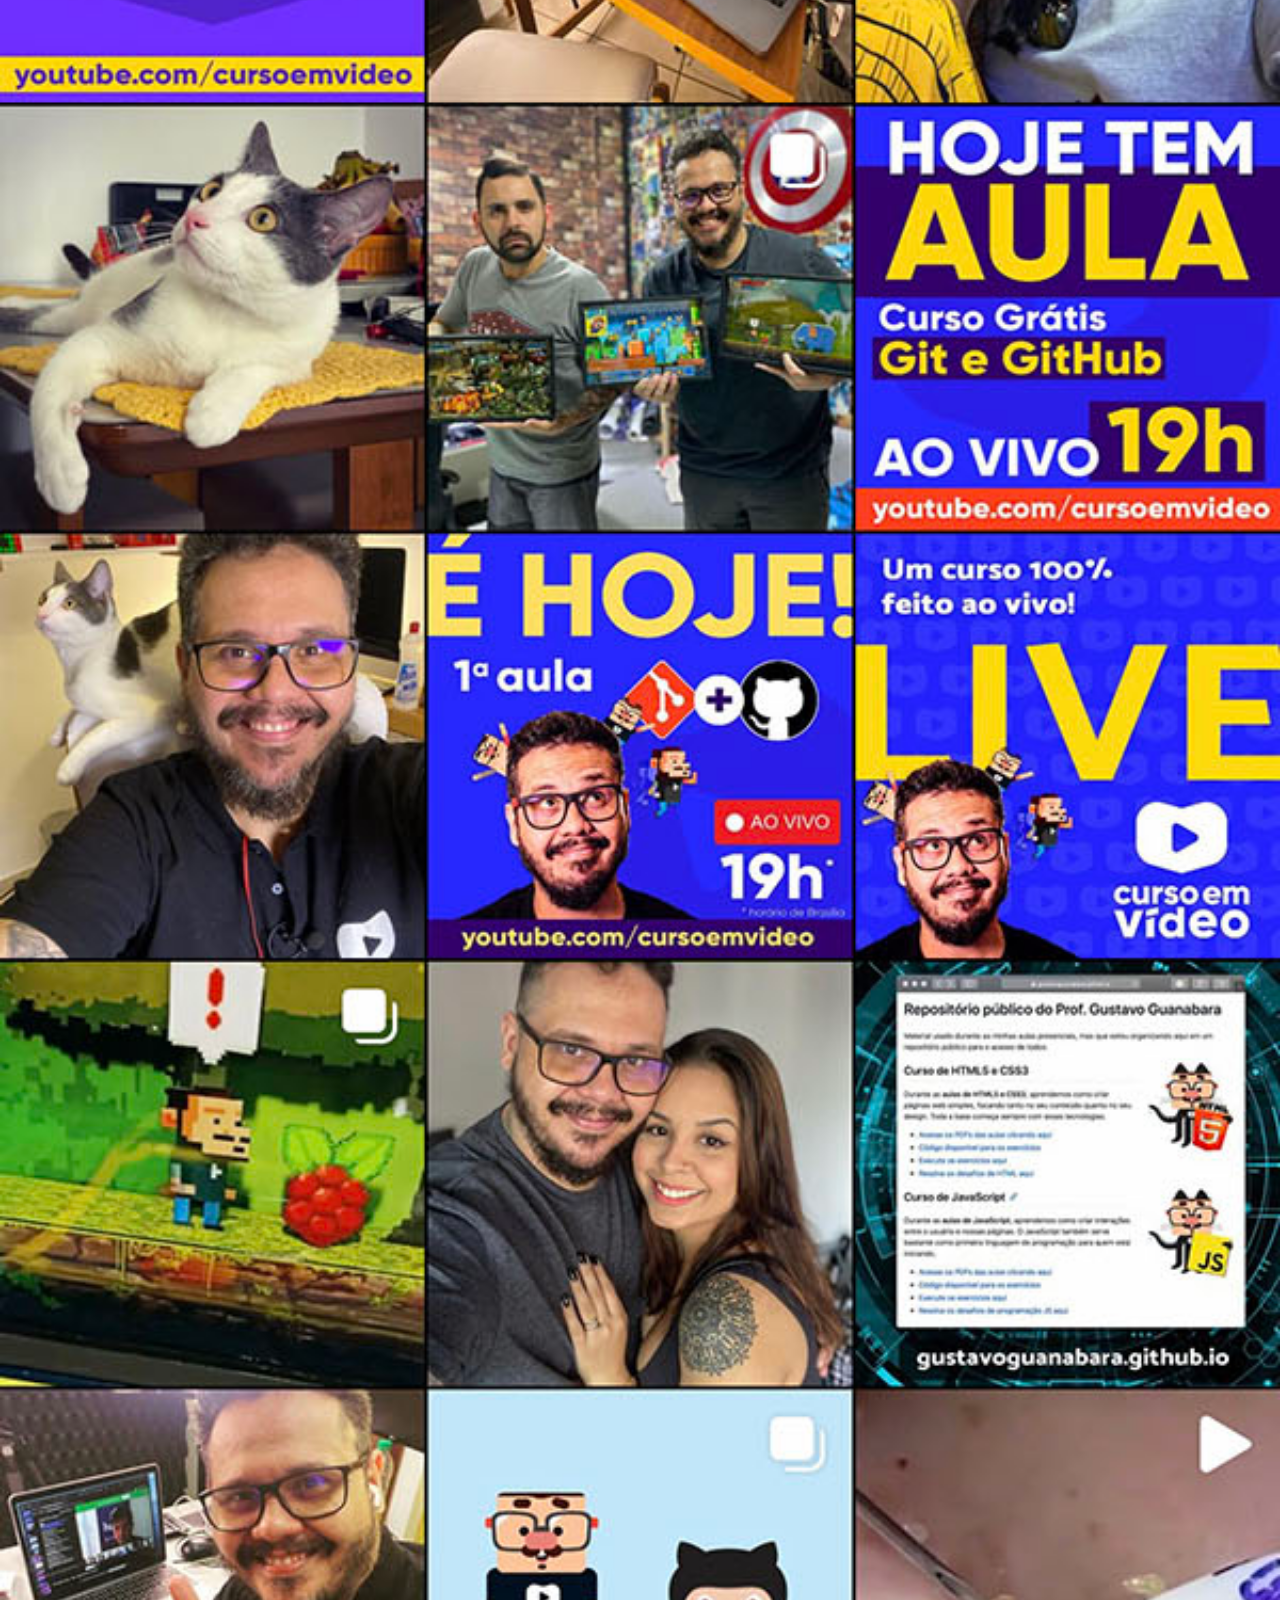
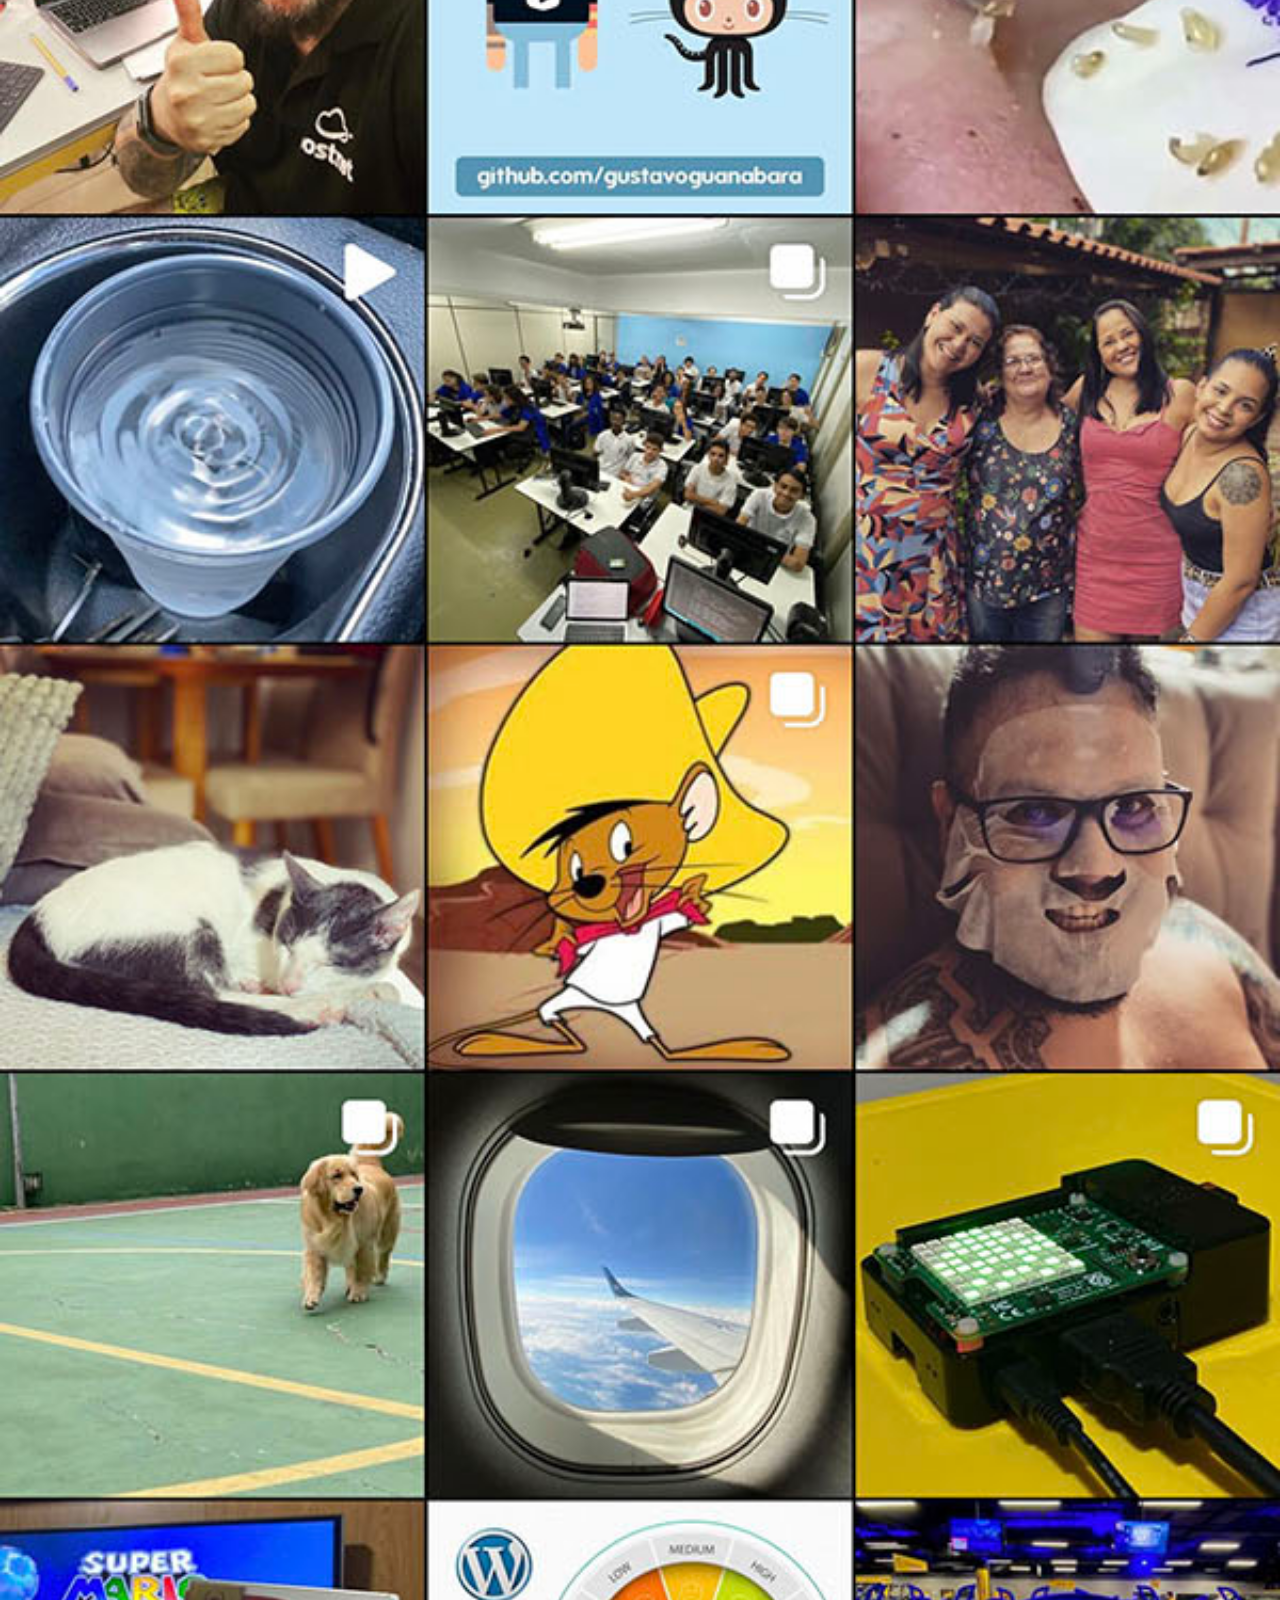
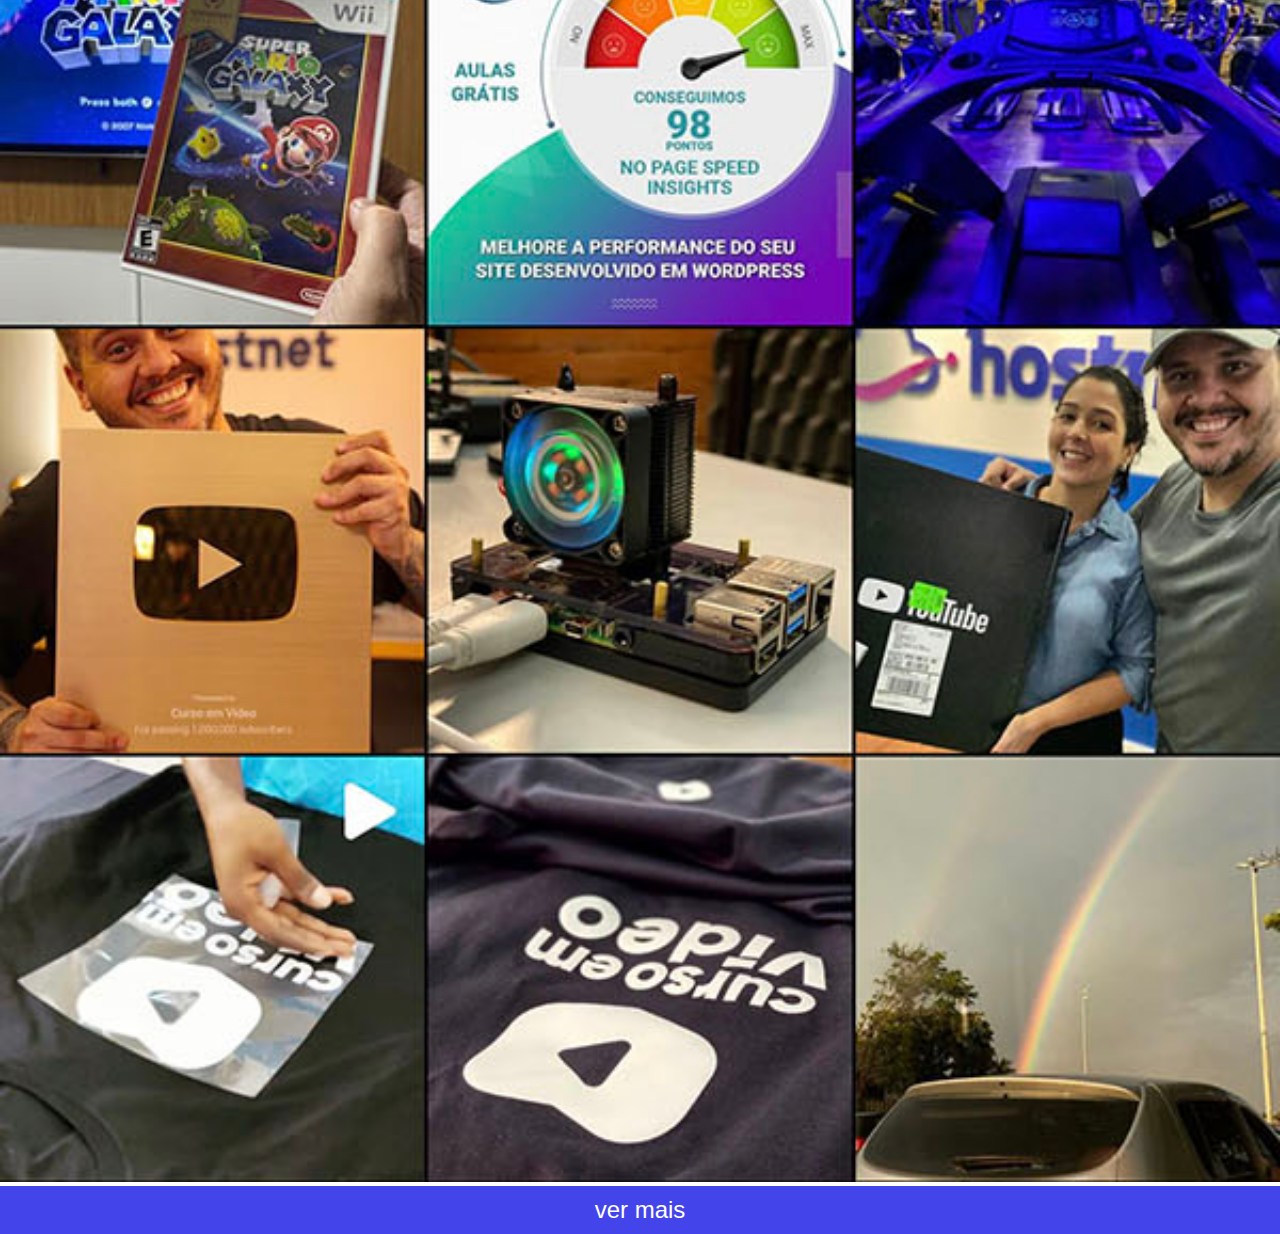
<file: insta.html>
<!DOCTYPE html>
<html lang="pt-br">
<head>
    <meta charset="UTF-8">
    <meta name="viewport" content="width=device-width, initial-scale=1.0">
    <title>instagram</title>
    <link rel="stylesheet" href="estilos/social.css">
</head>
<body>
    <img src="imagens/tela-instagram.jpg" alt="instagram">
    <a href="https://www.instagram.com/"target="_blank">ver mais</a>
</body>
</html>
</file>
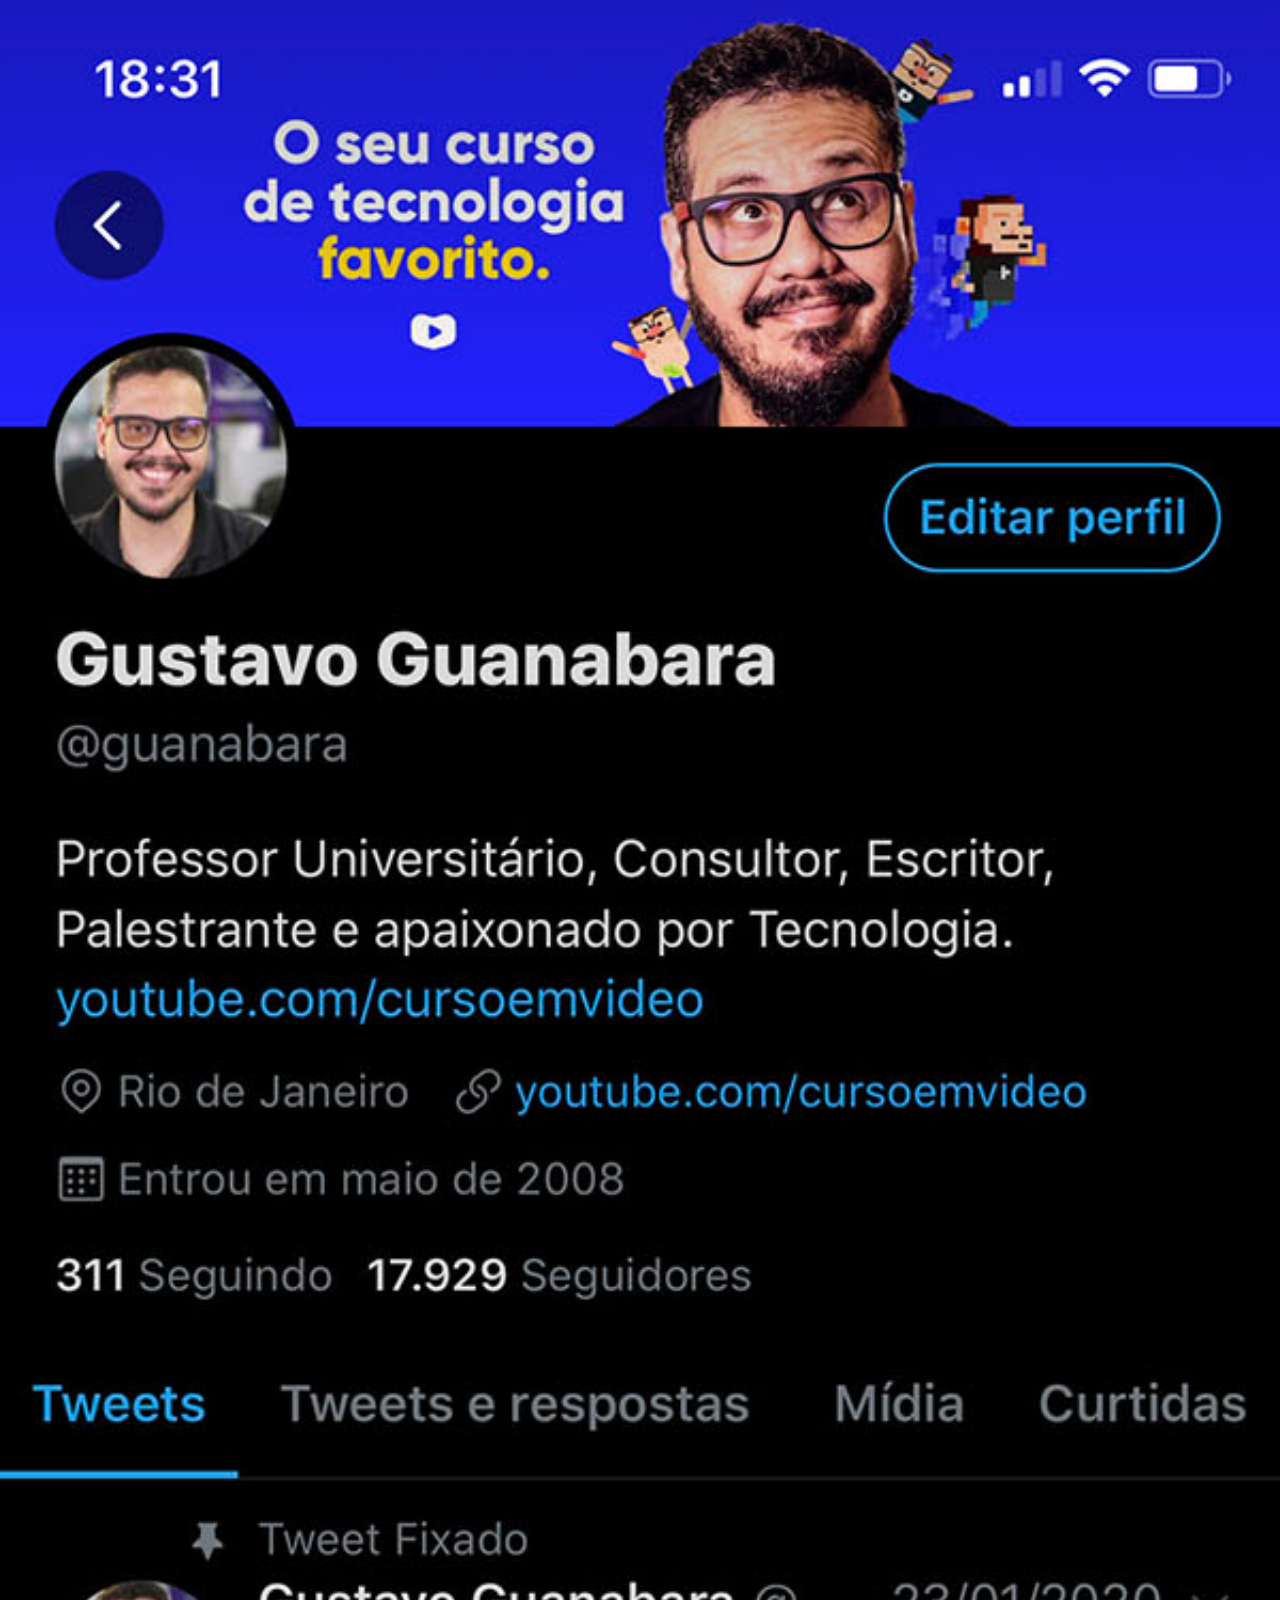
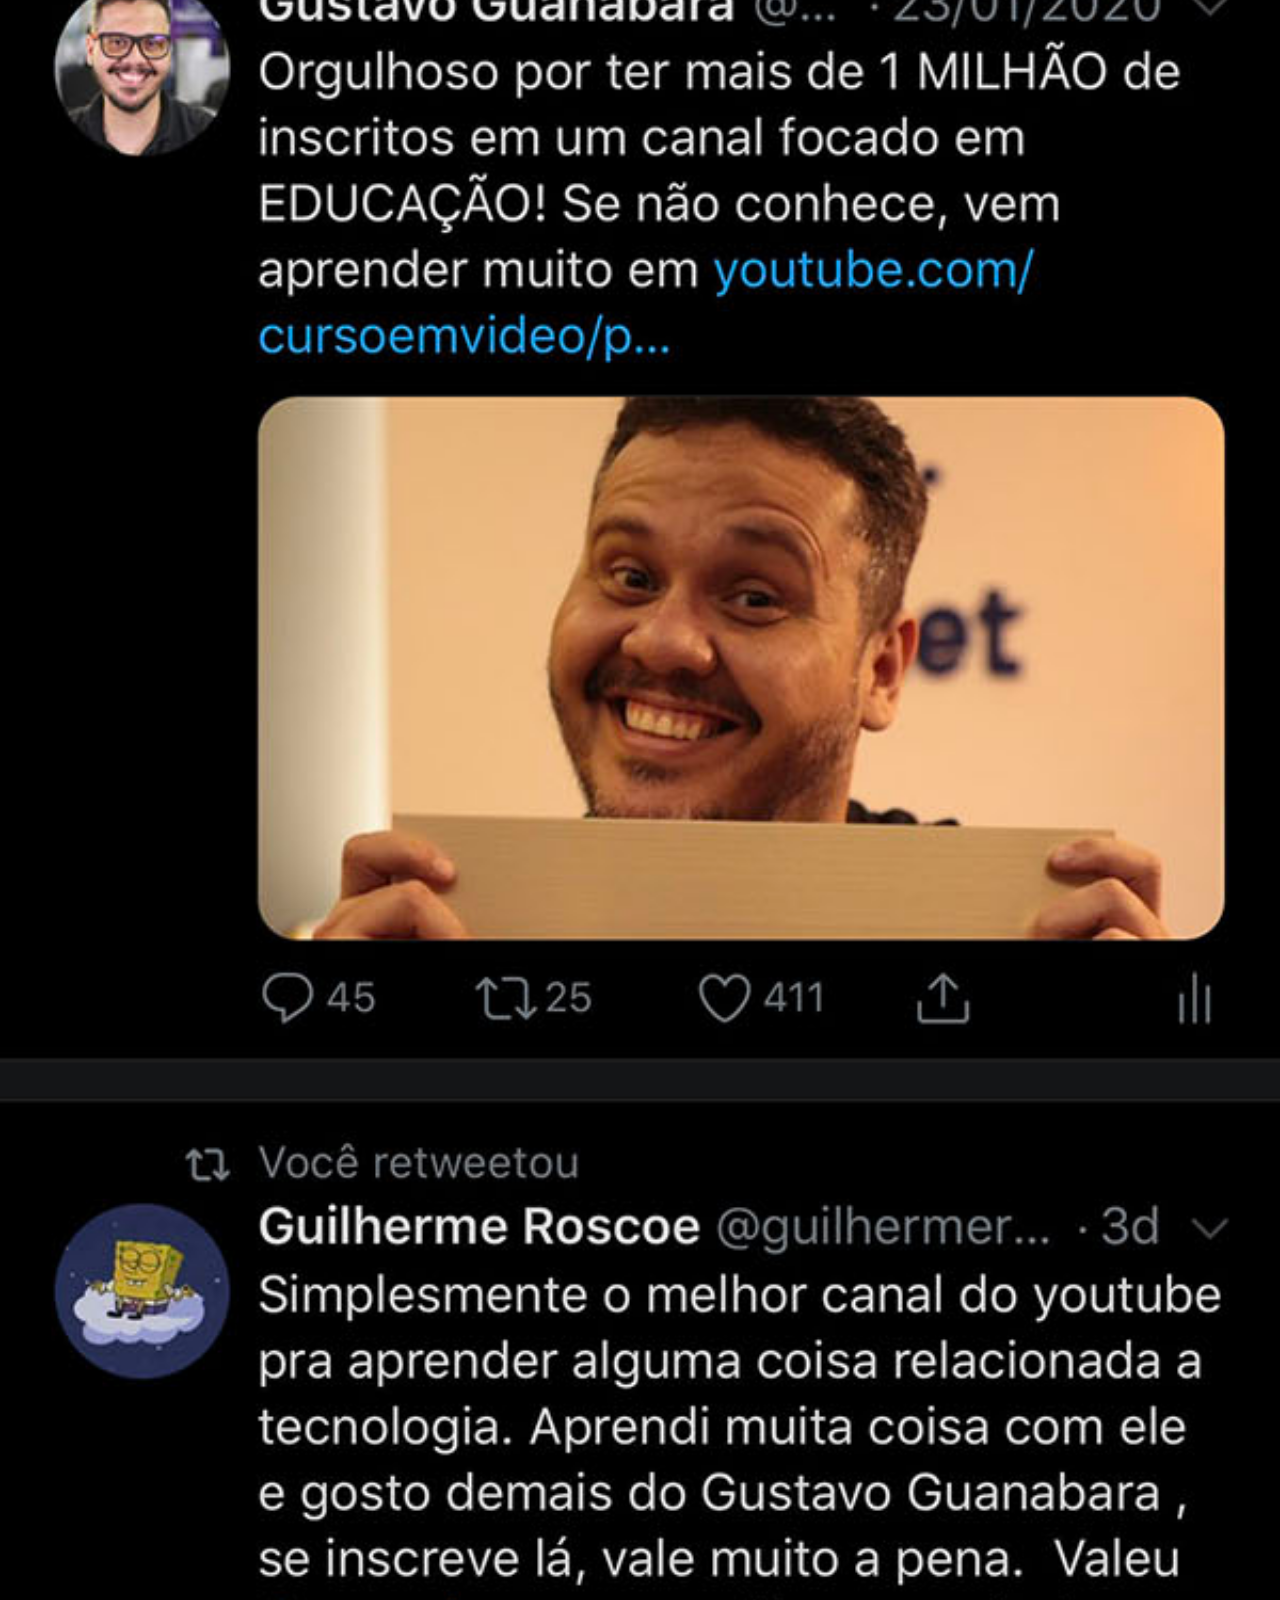
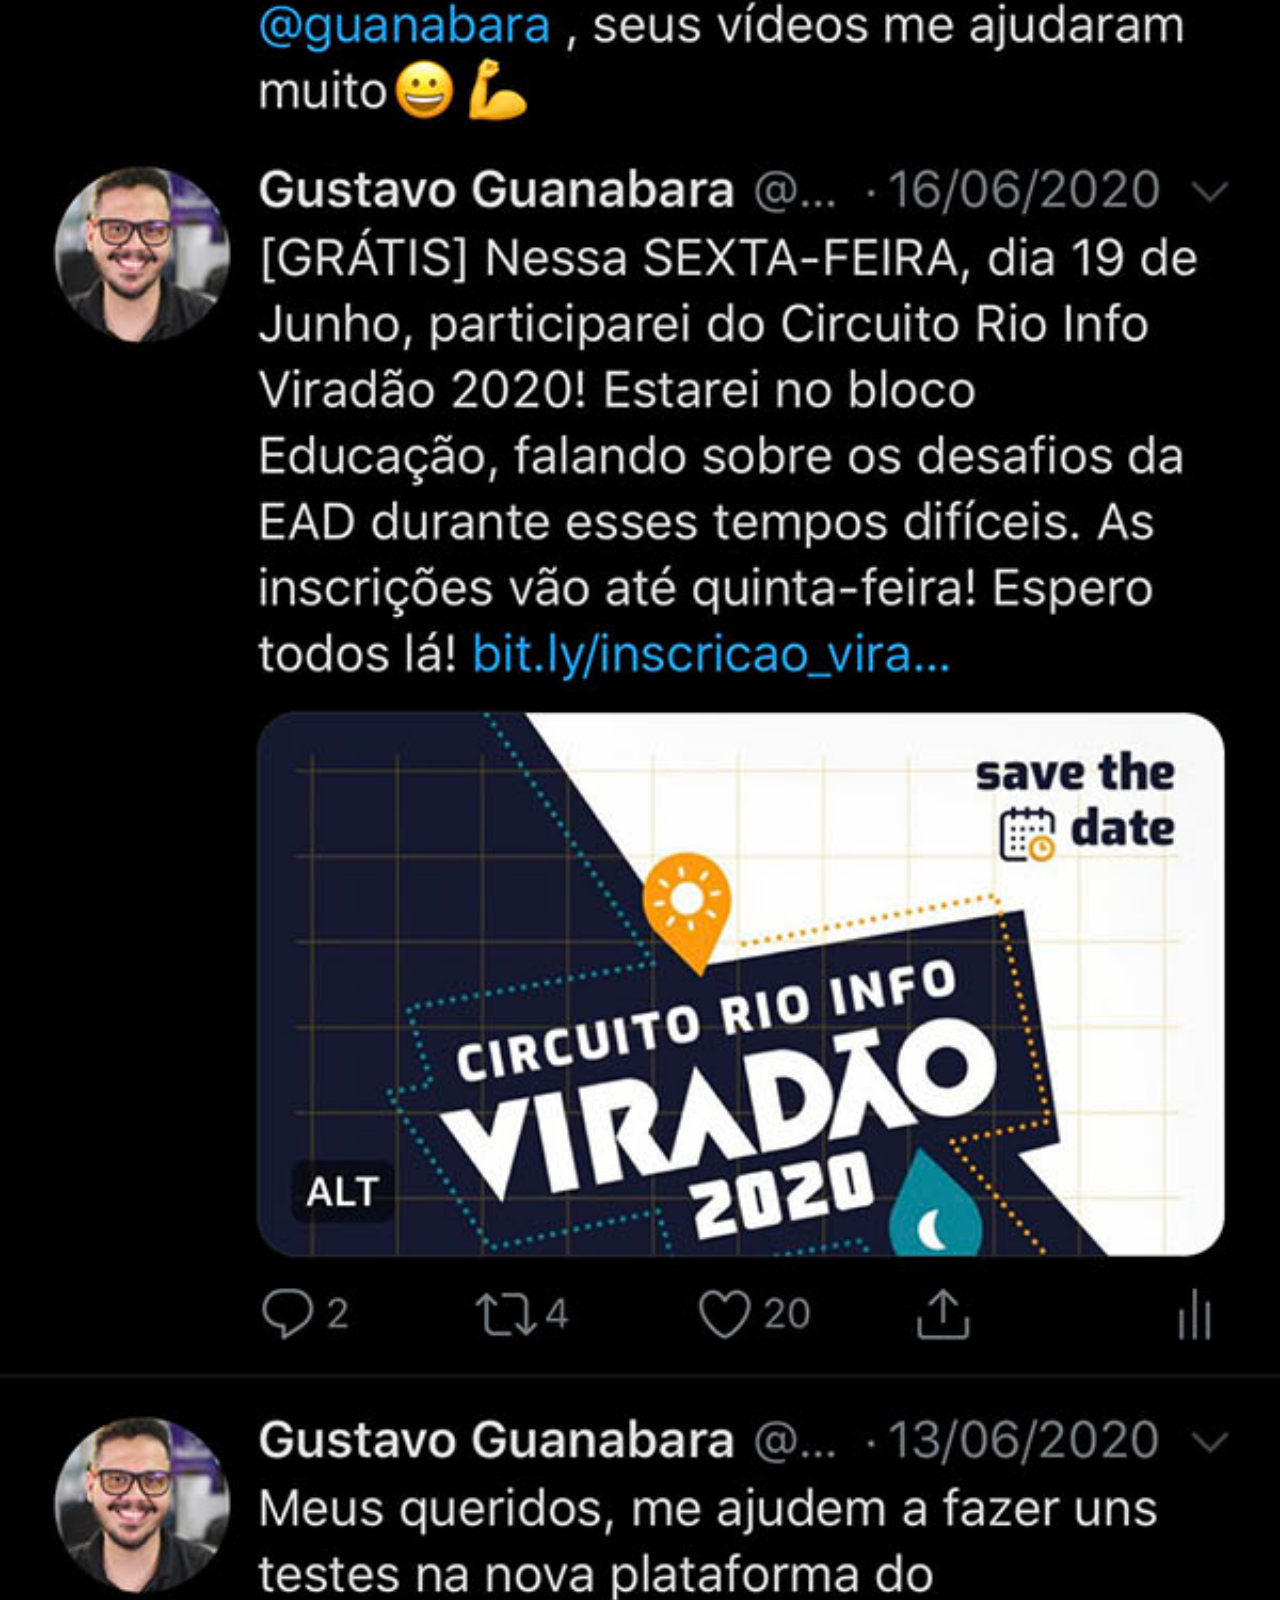
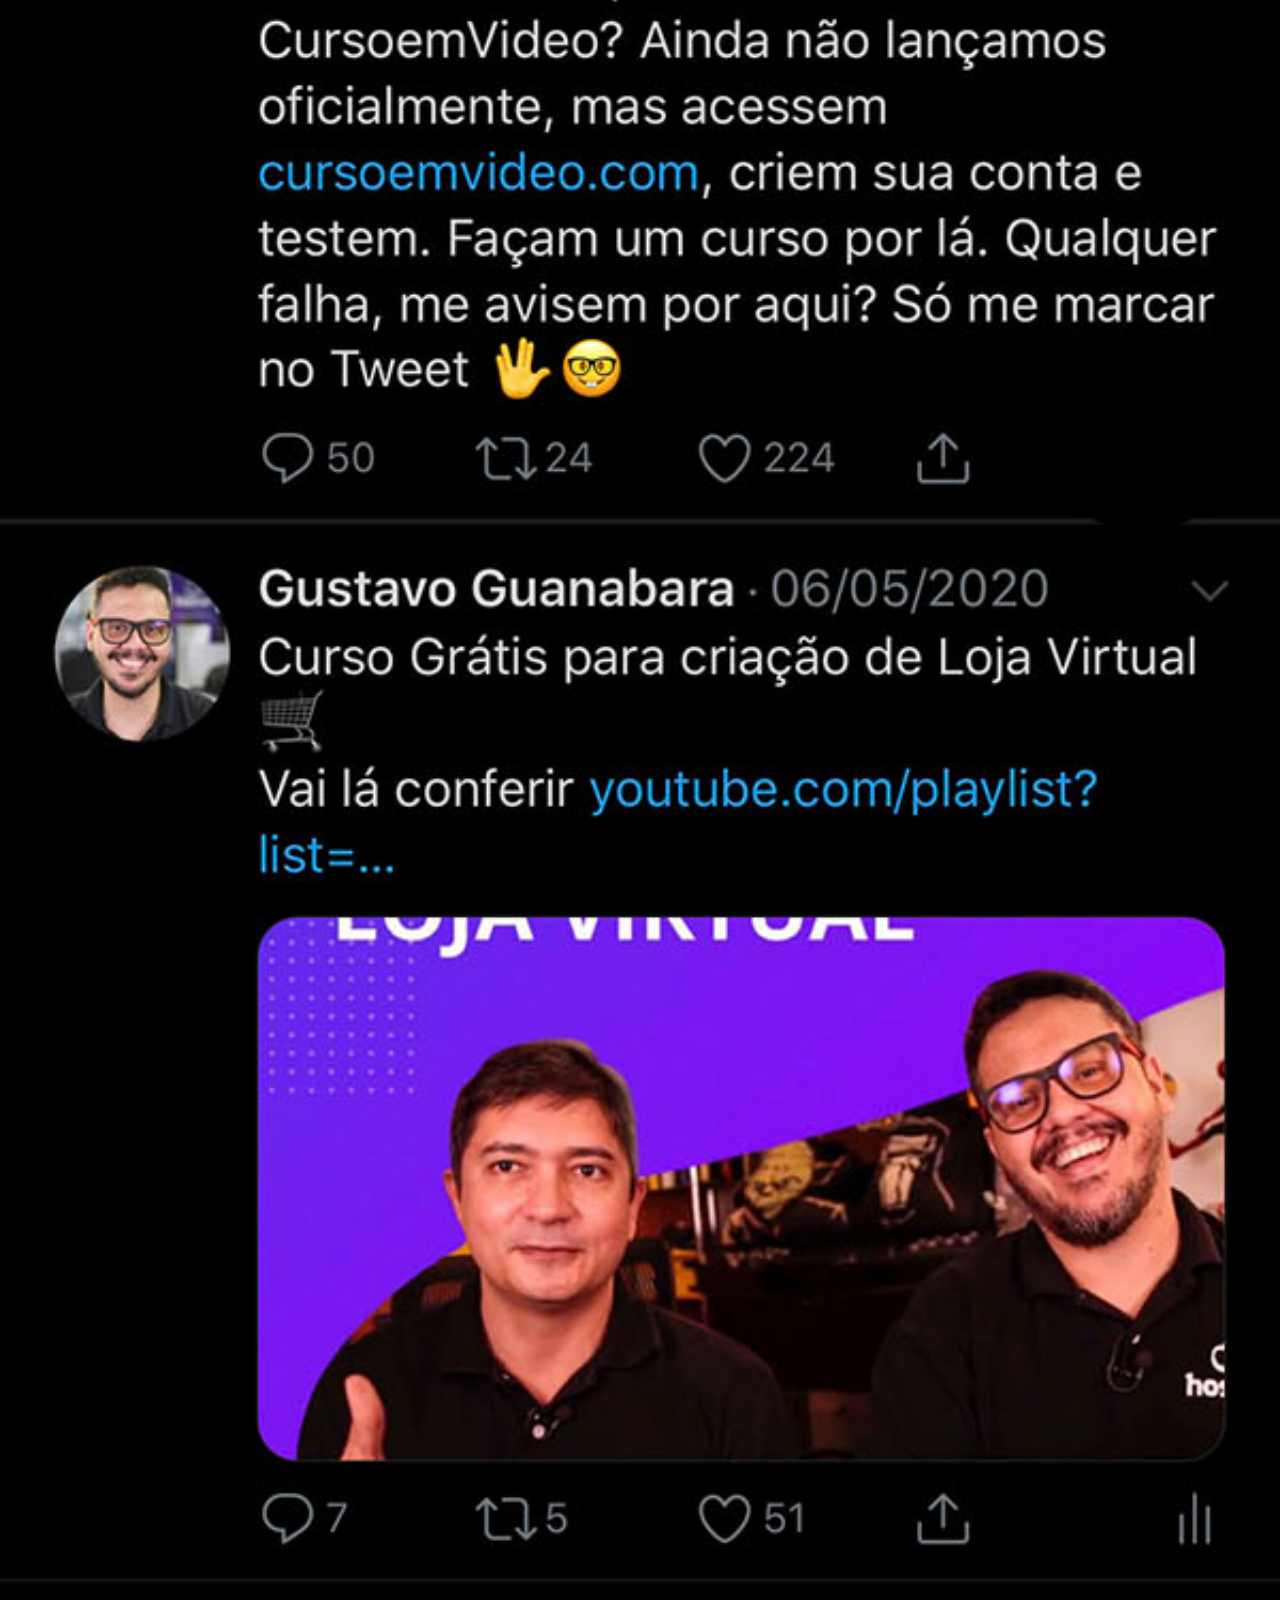
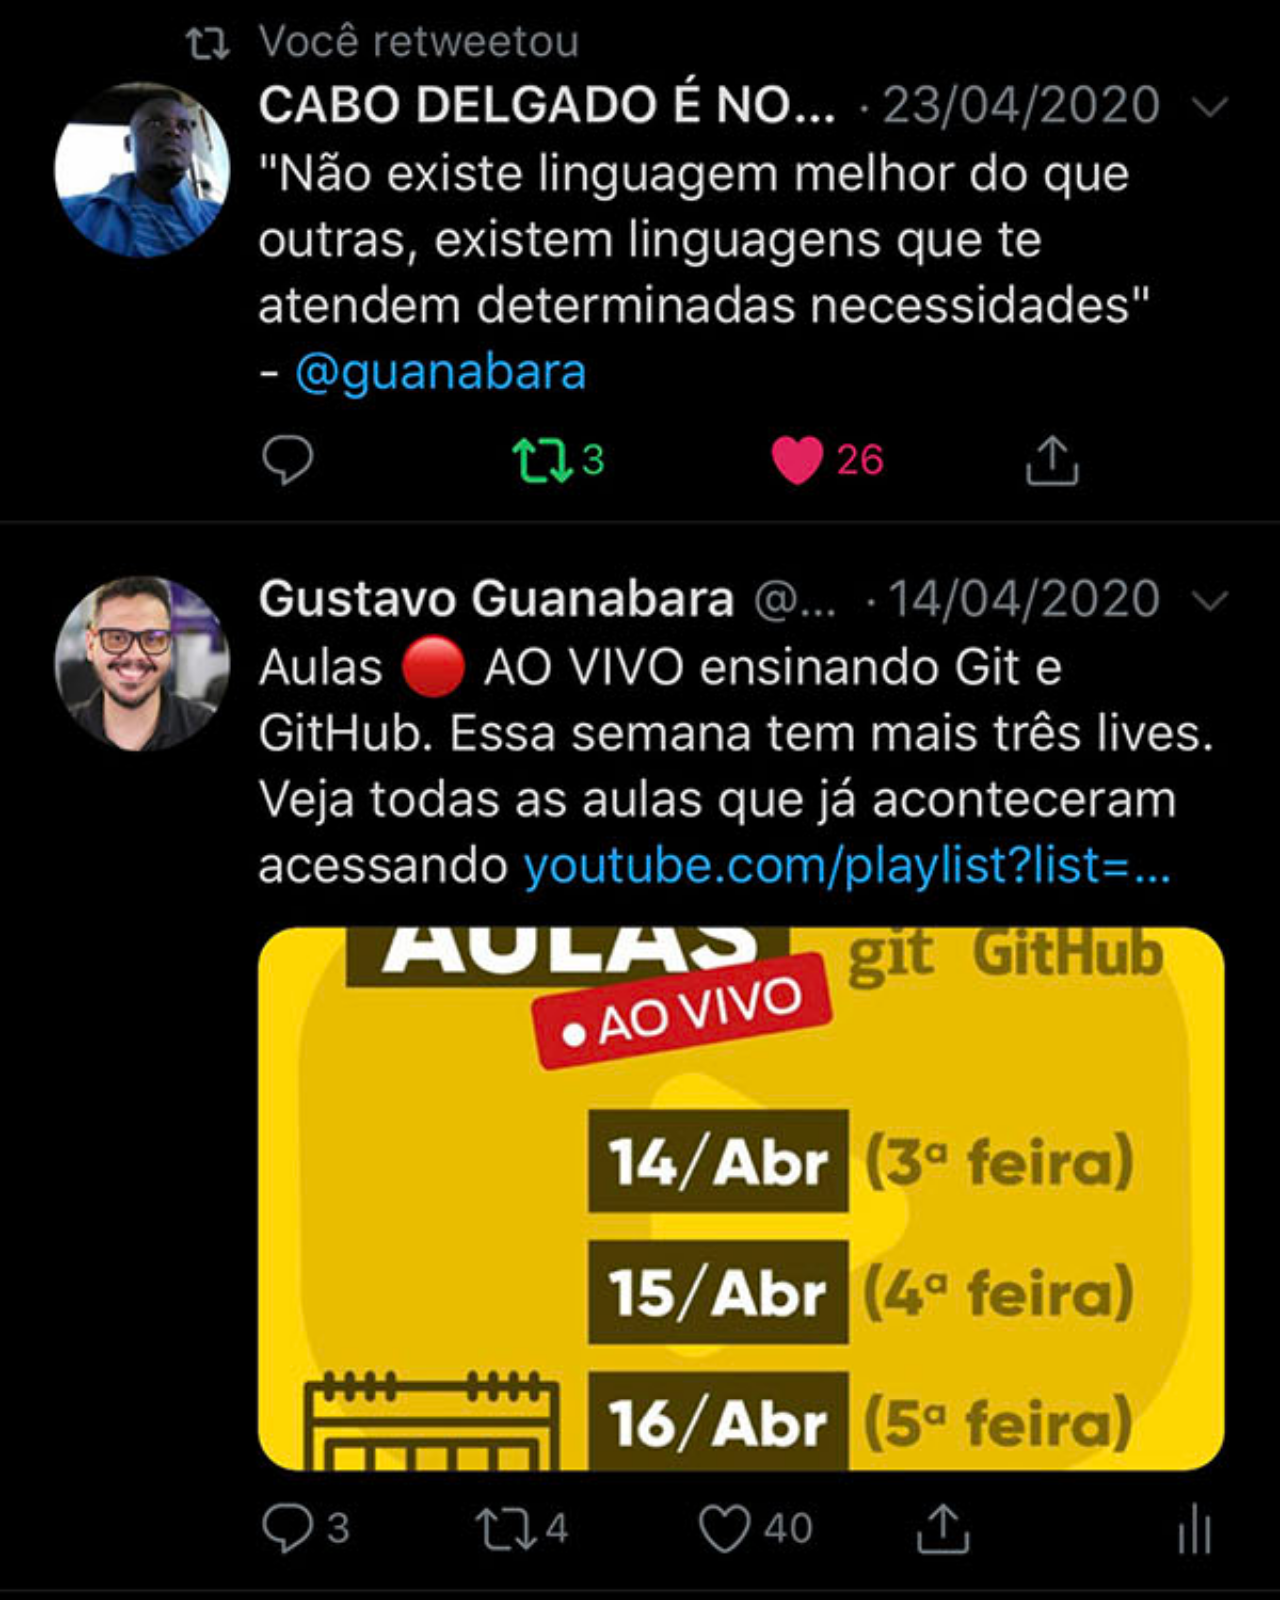
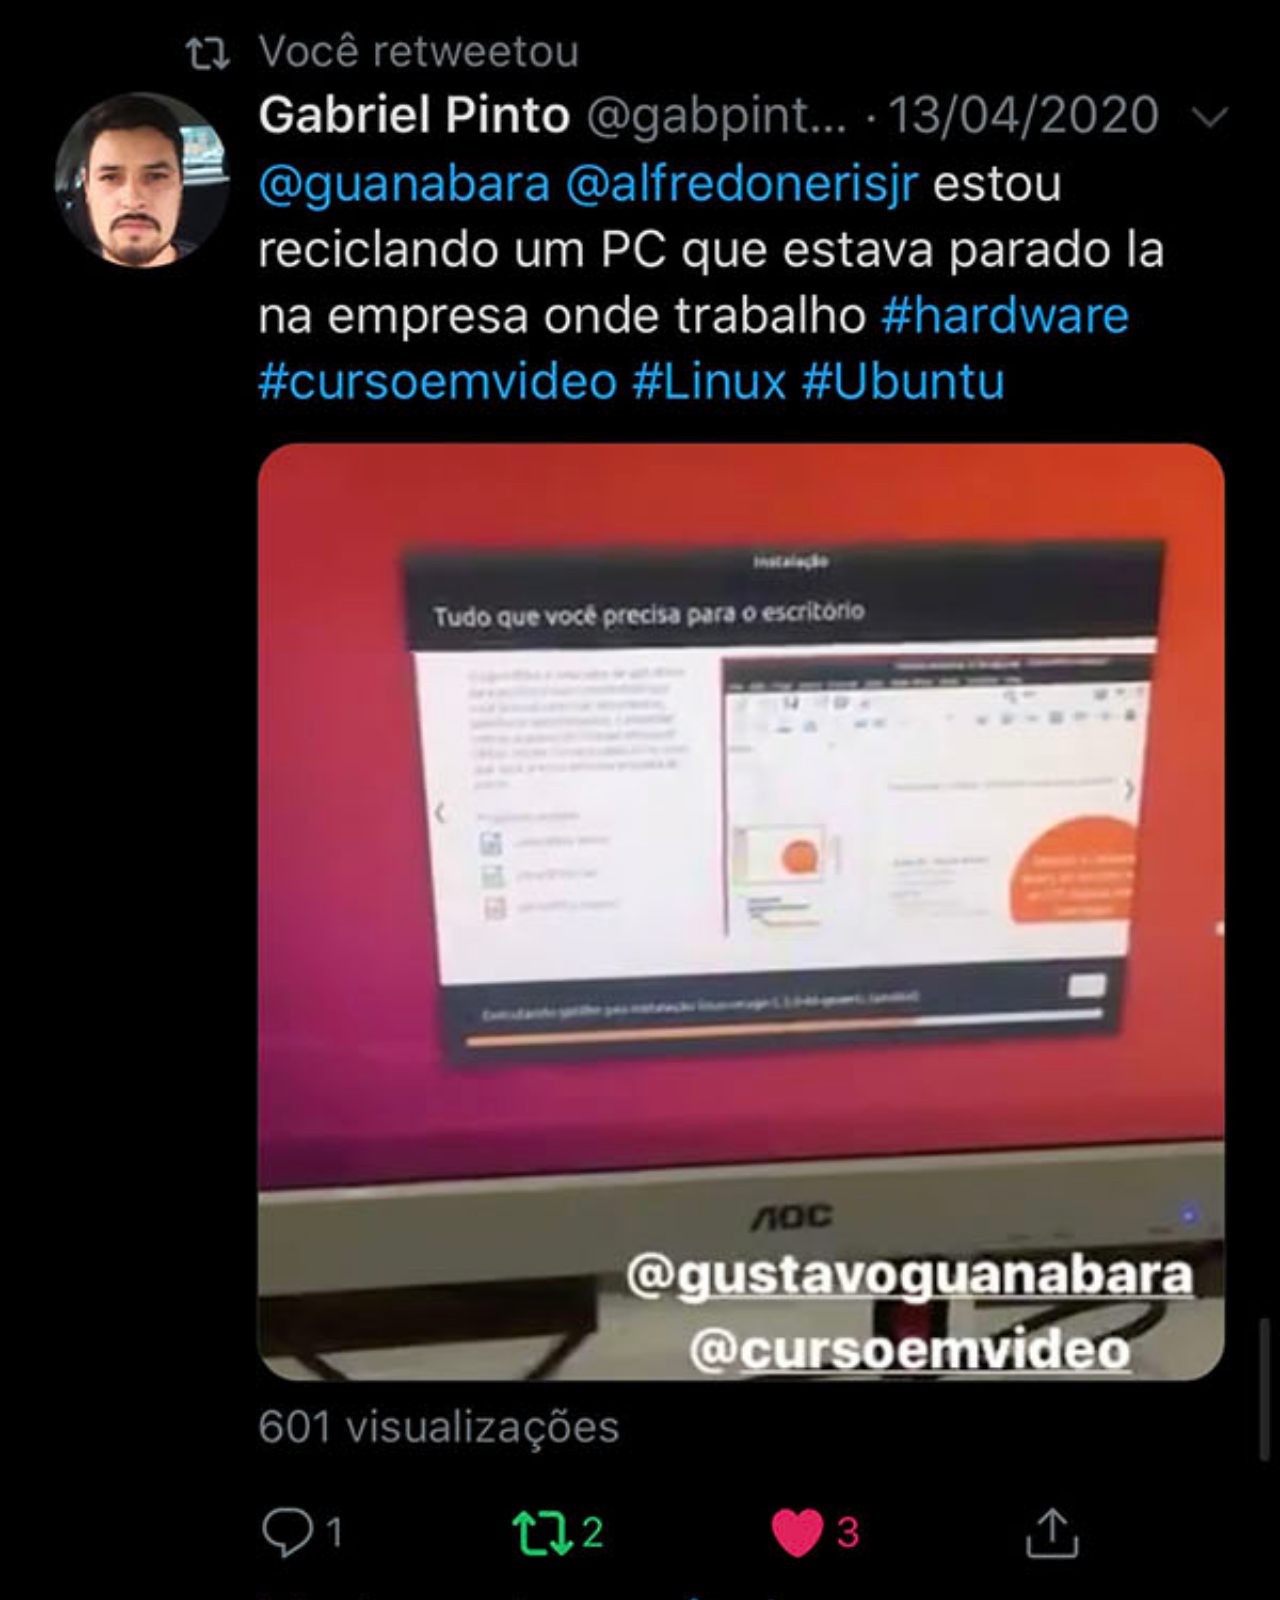
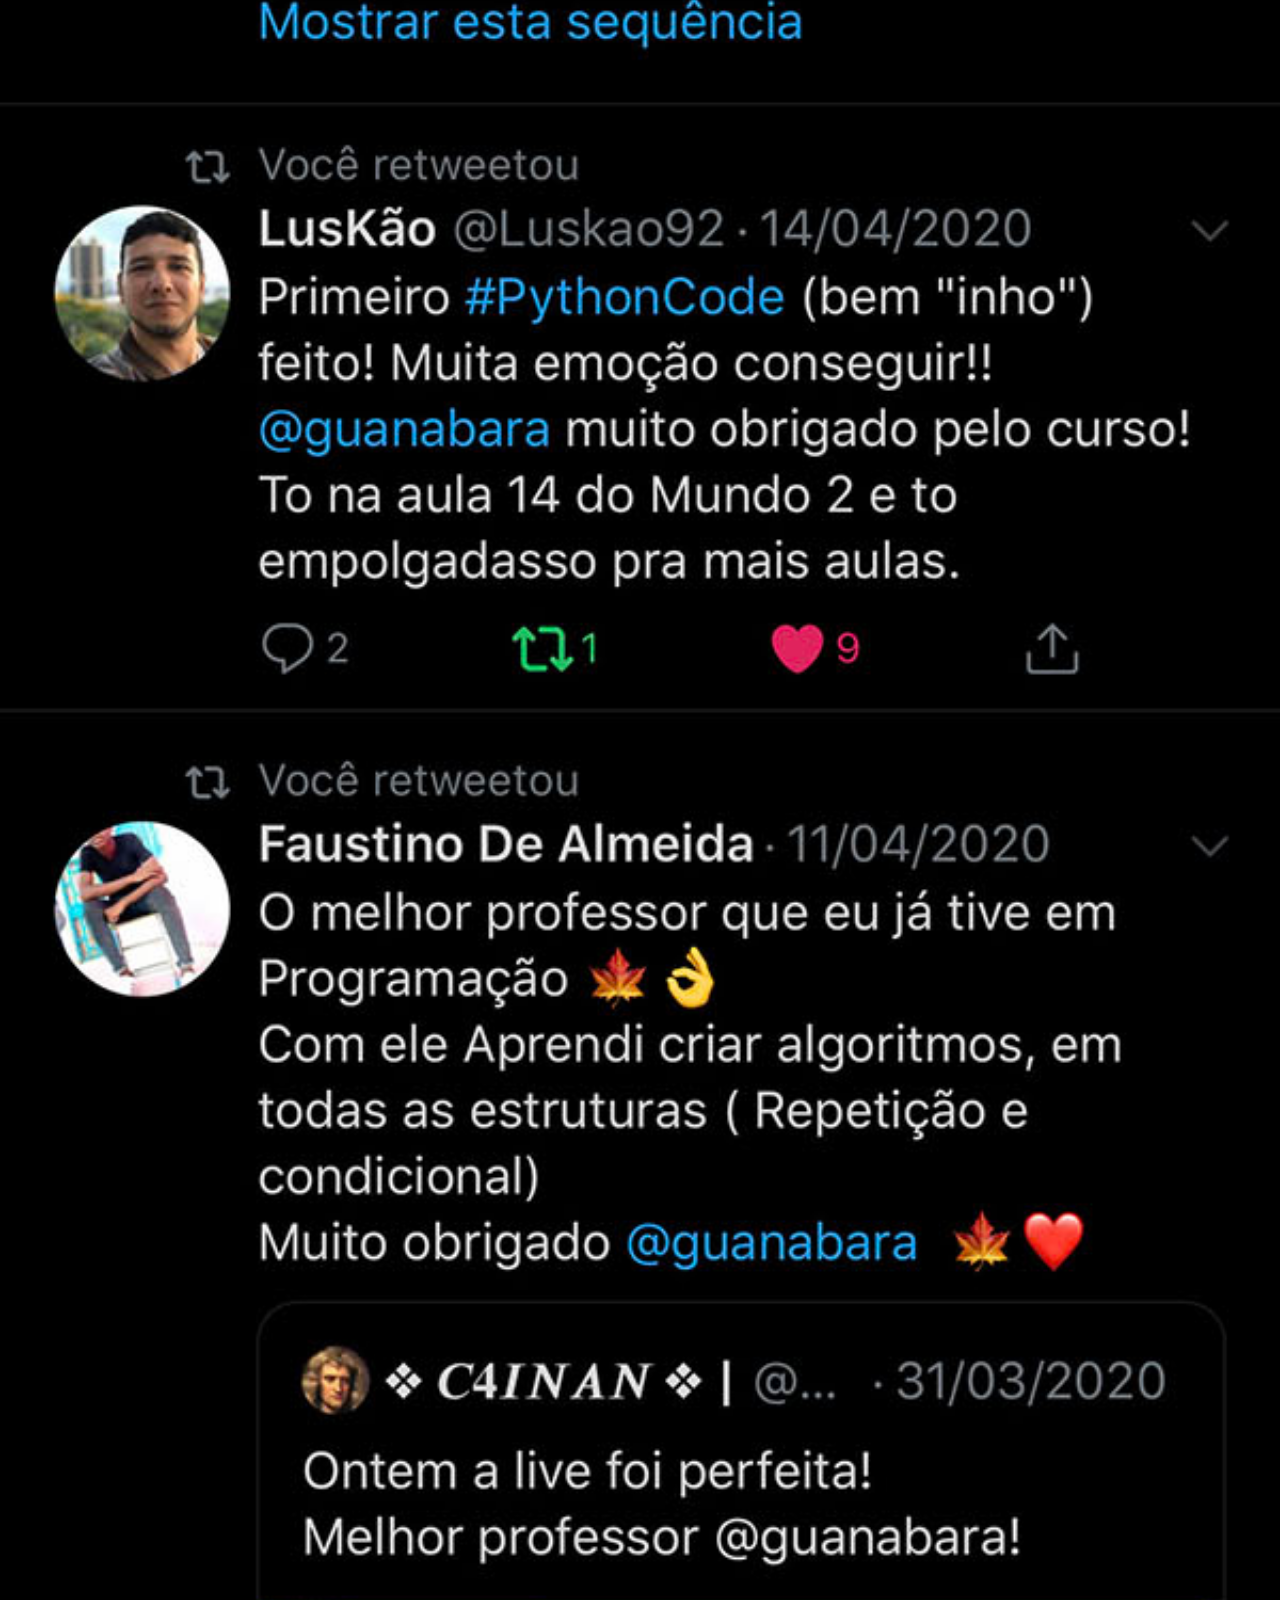
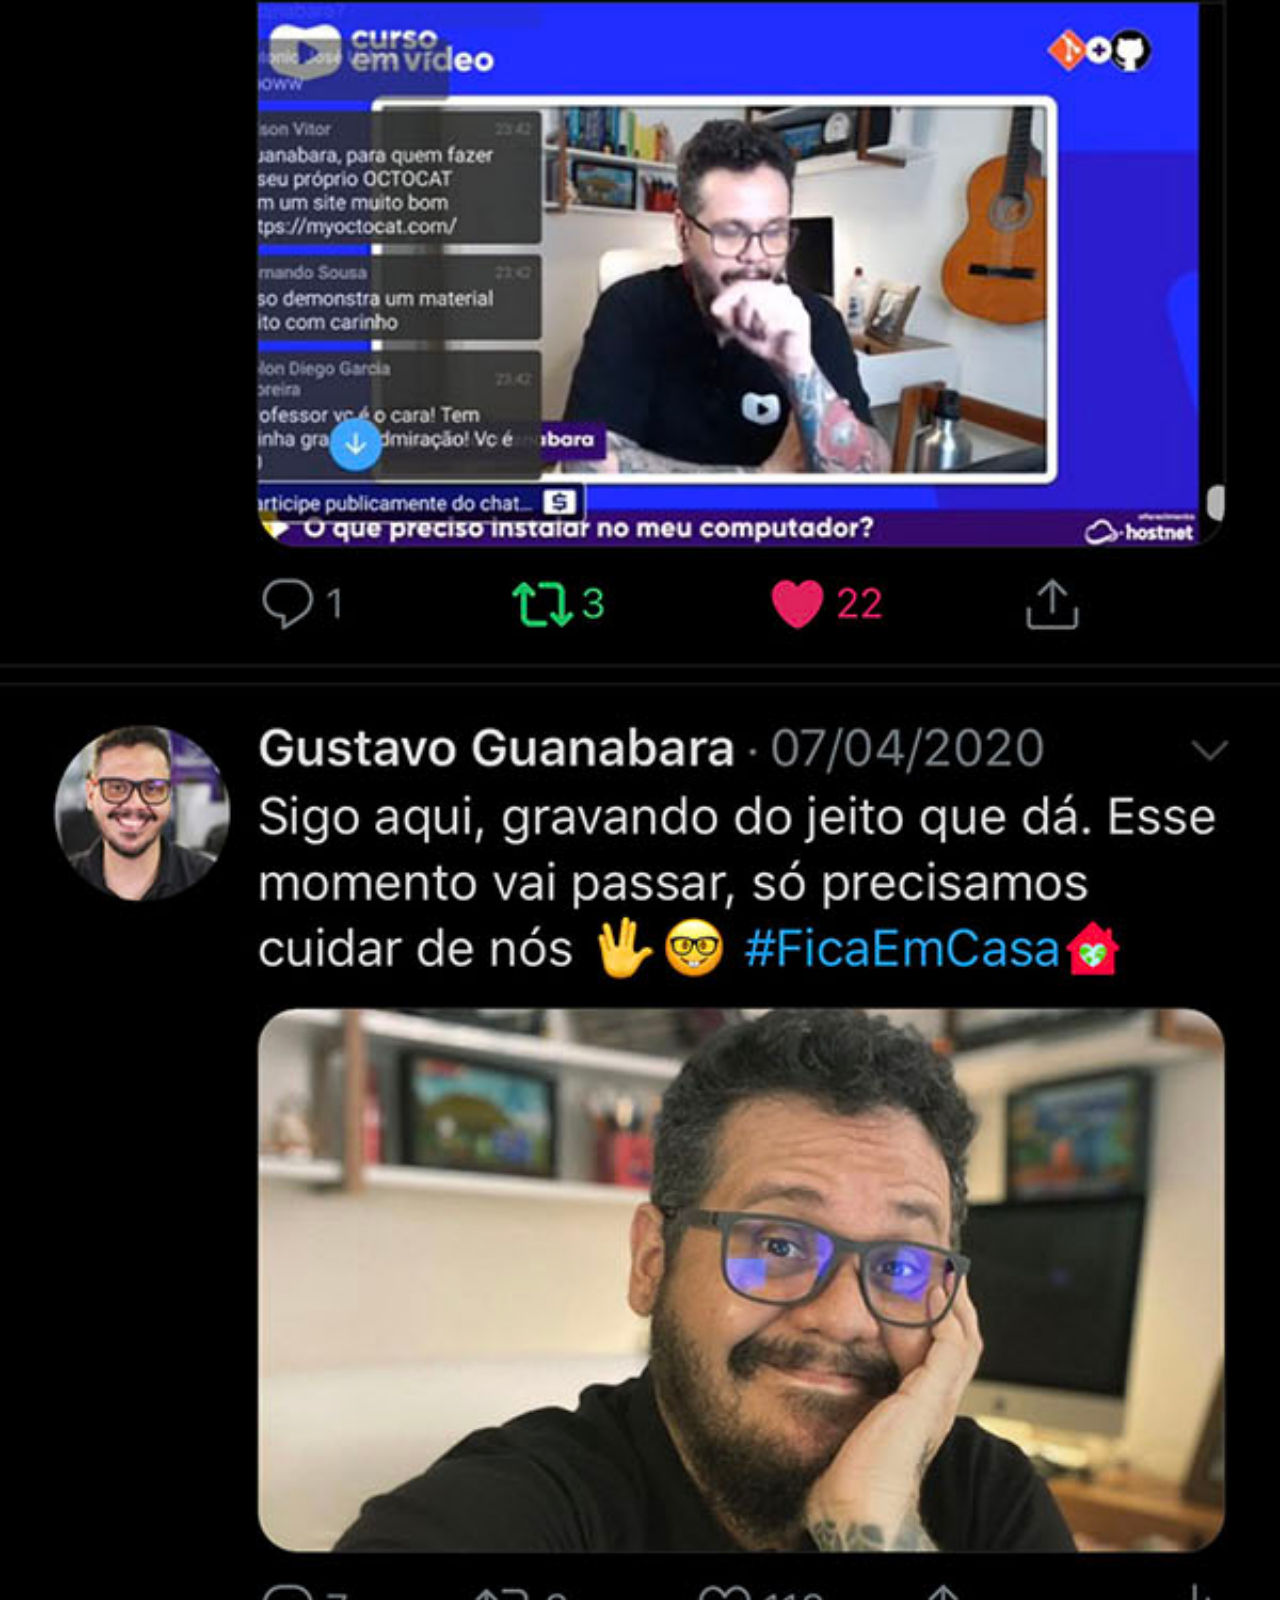
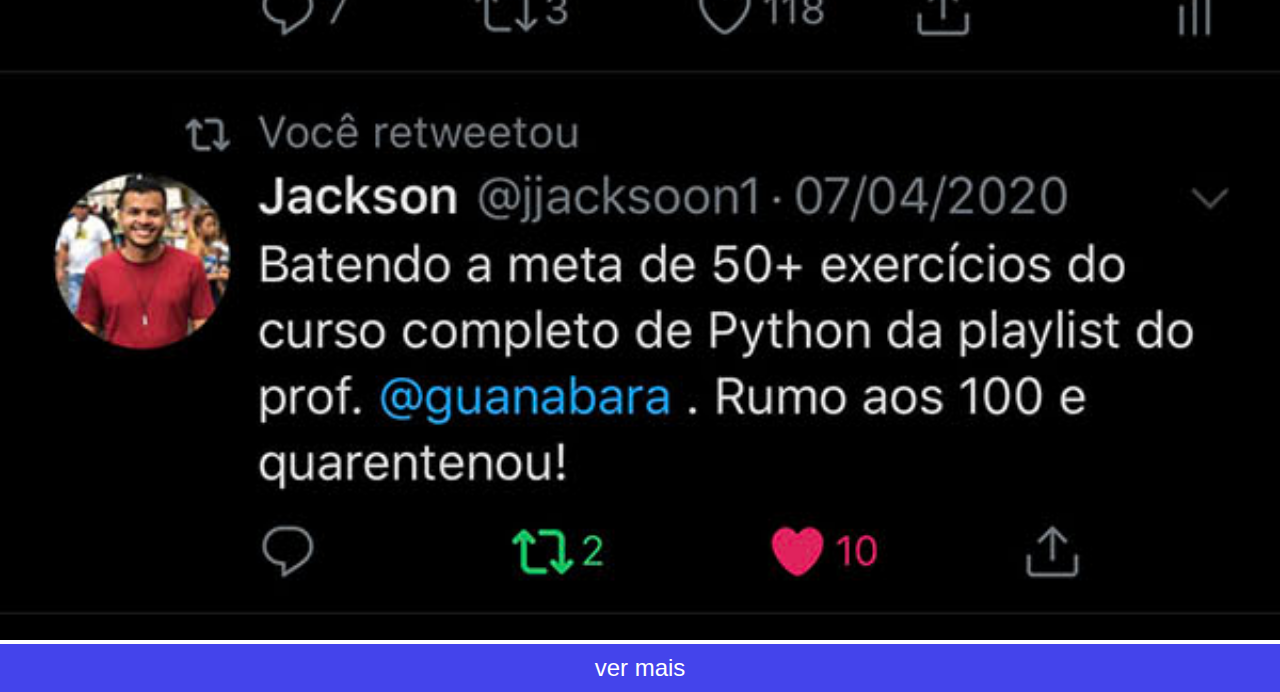
<file: twiter.html>
<!DOCTYPE html>
<html lang="pt-br">
<head>
    <meta charset="UTF-8">
    <meta name="viewport" content="width=device-width, initial-scale=1.0">
    <title>twitter</title>
    <link rel="stylesheet" href="estilos/social.css">
</head>
<body>
    <img src="imagens/tela-twitter.jpg" alt="twitter">
    <a href="https://twitter.com/i/flow/login?input_flow_data=%7B%22requested_variant%22%3A%22eyJsYW5nIjoicHQifQ%3D%3D%22%7D"target="_blank">ver mais</a>
    
</body>
</html>
</file>
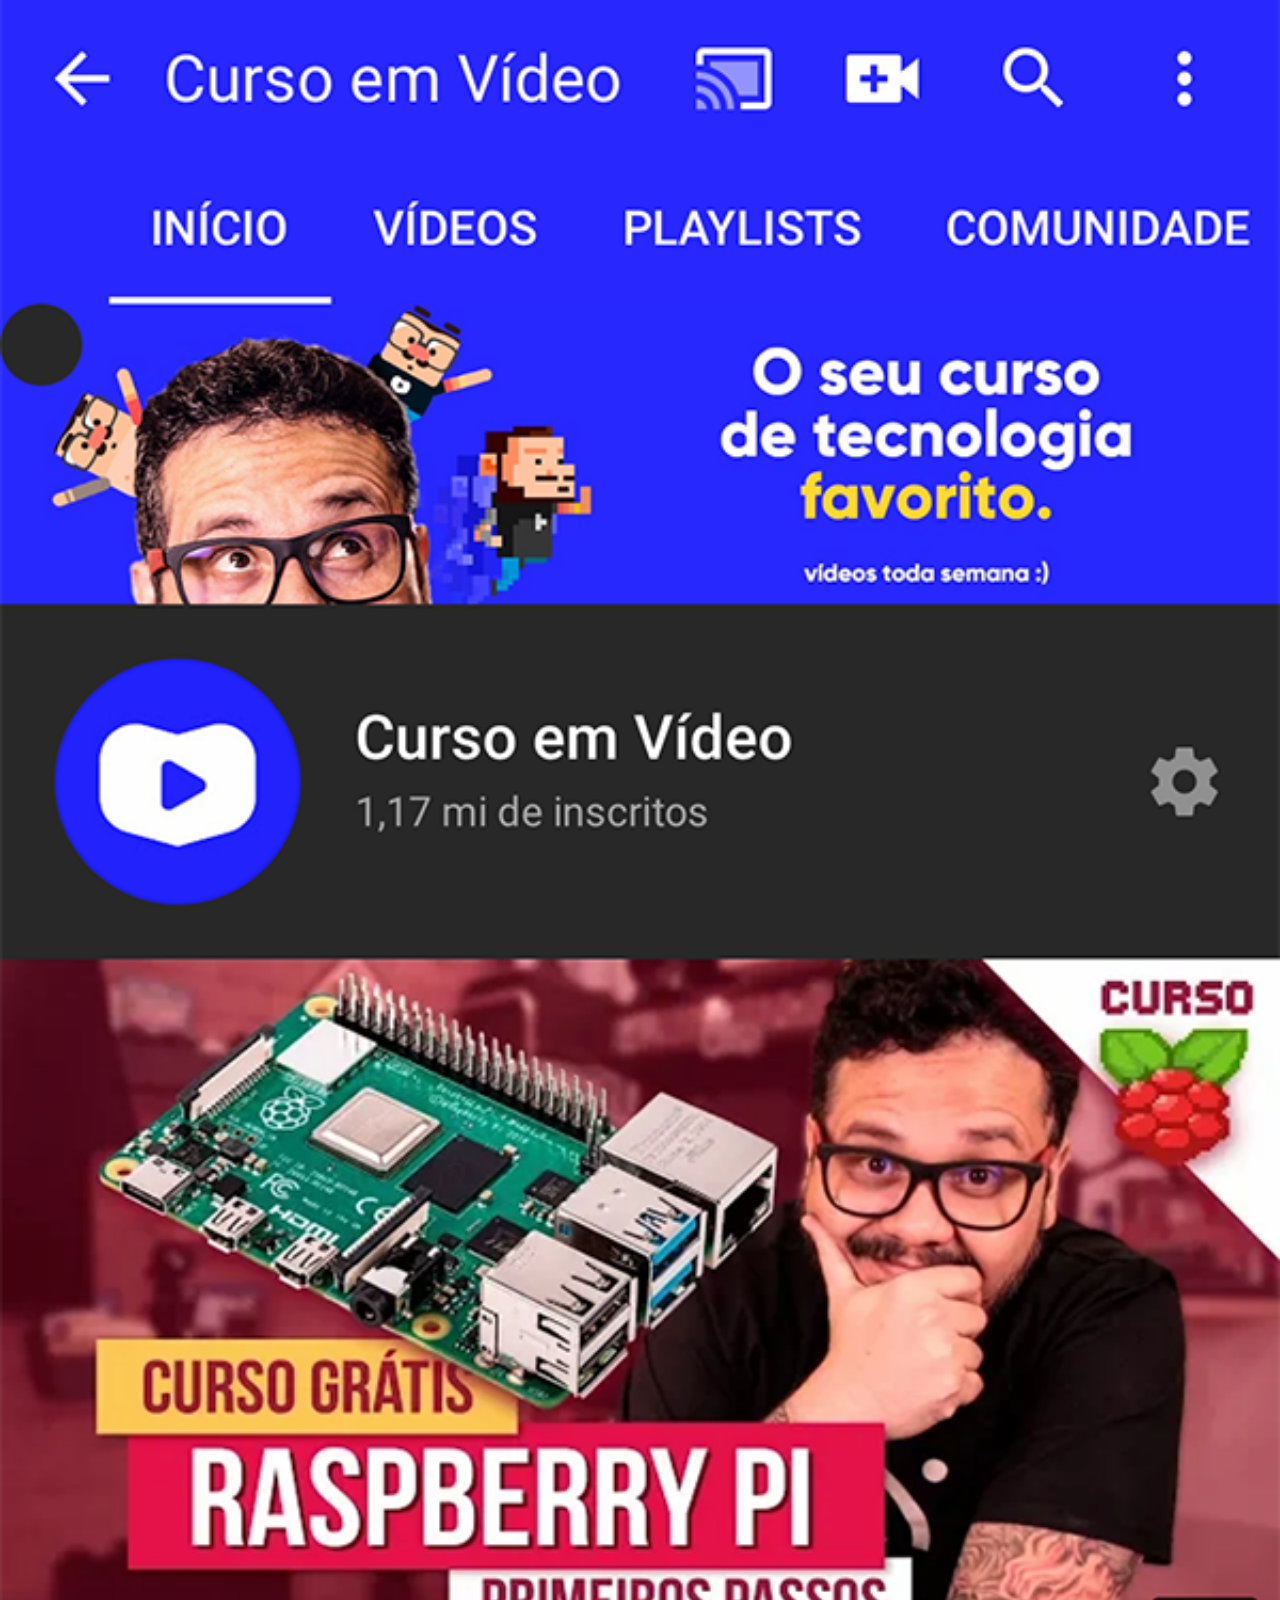
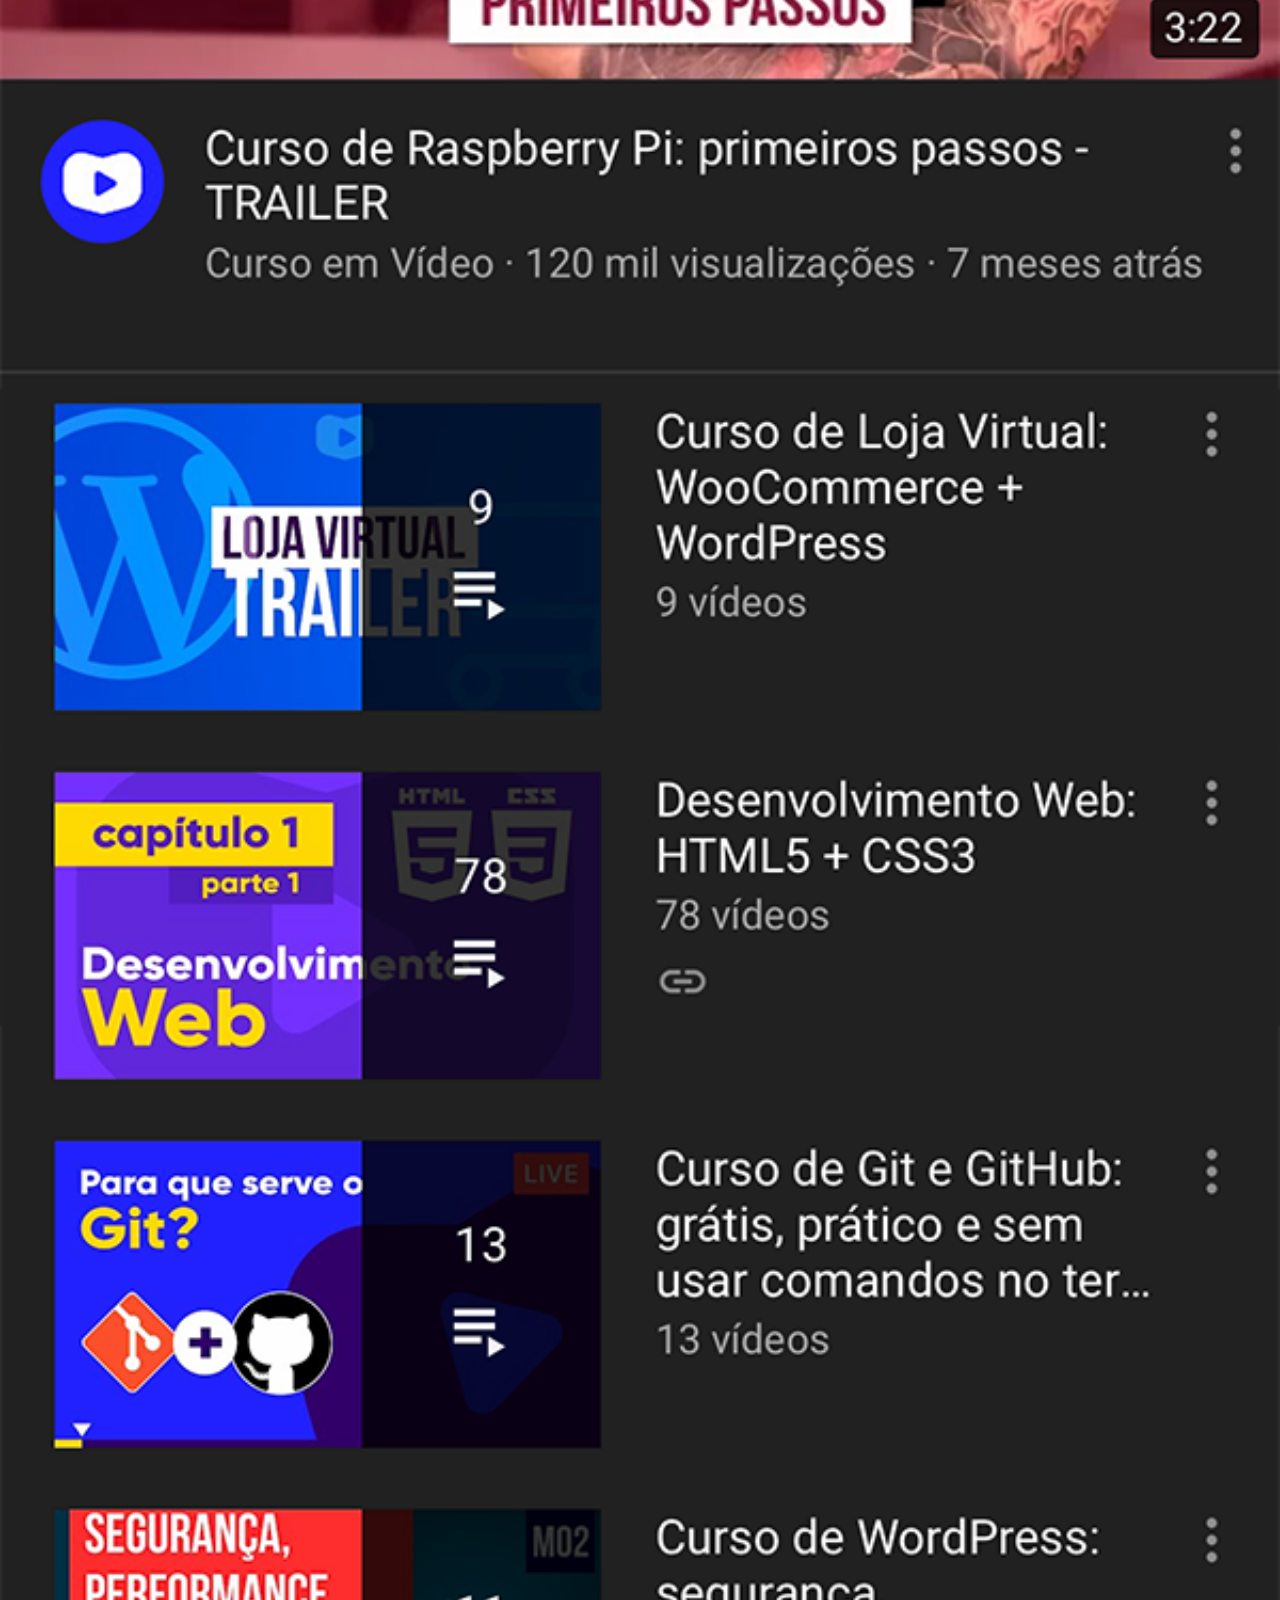
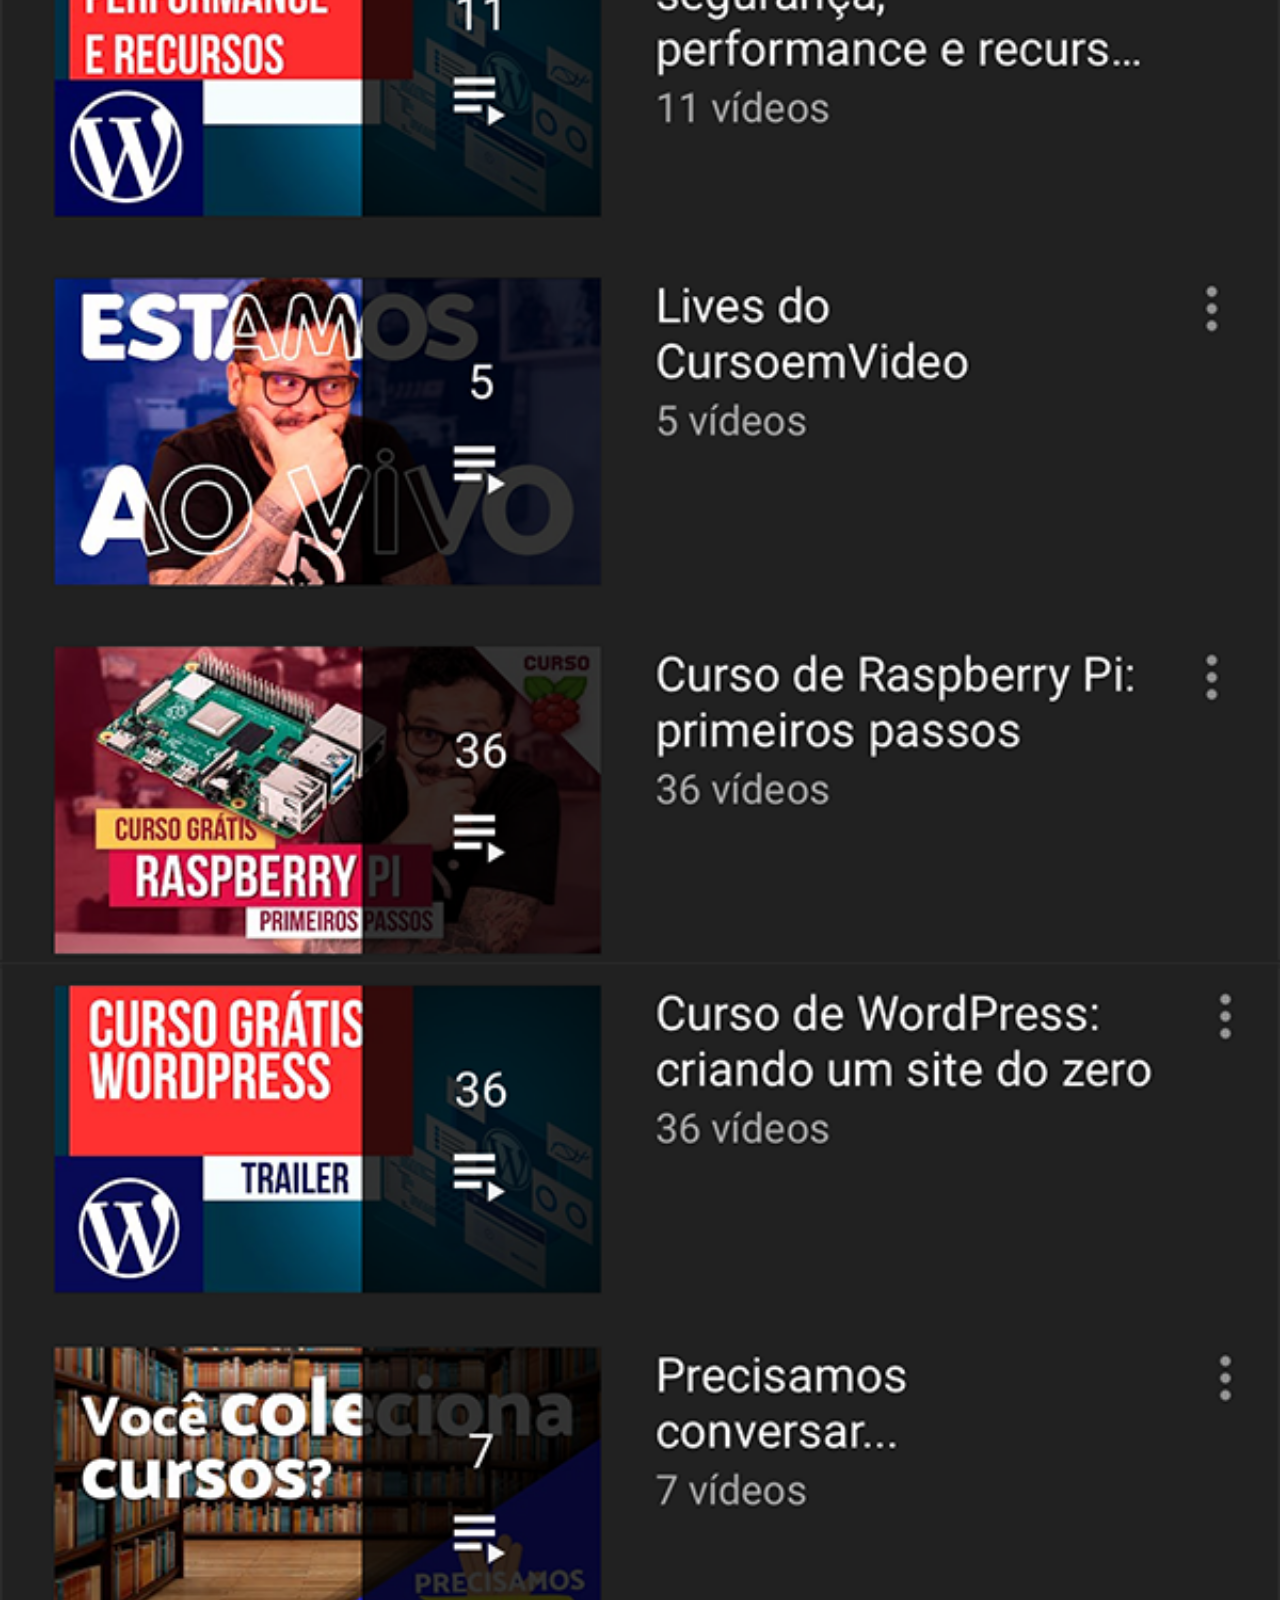
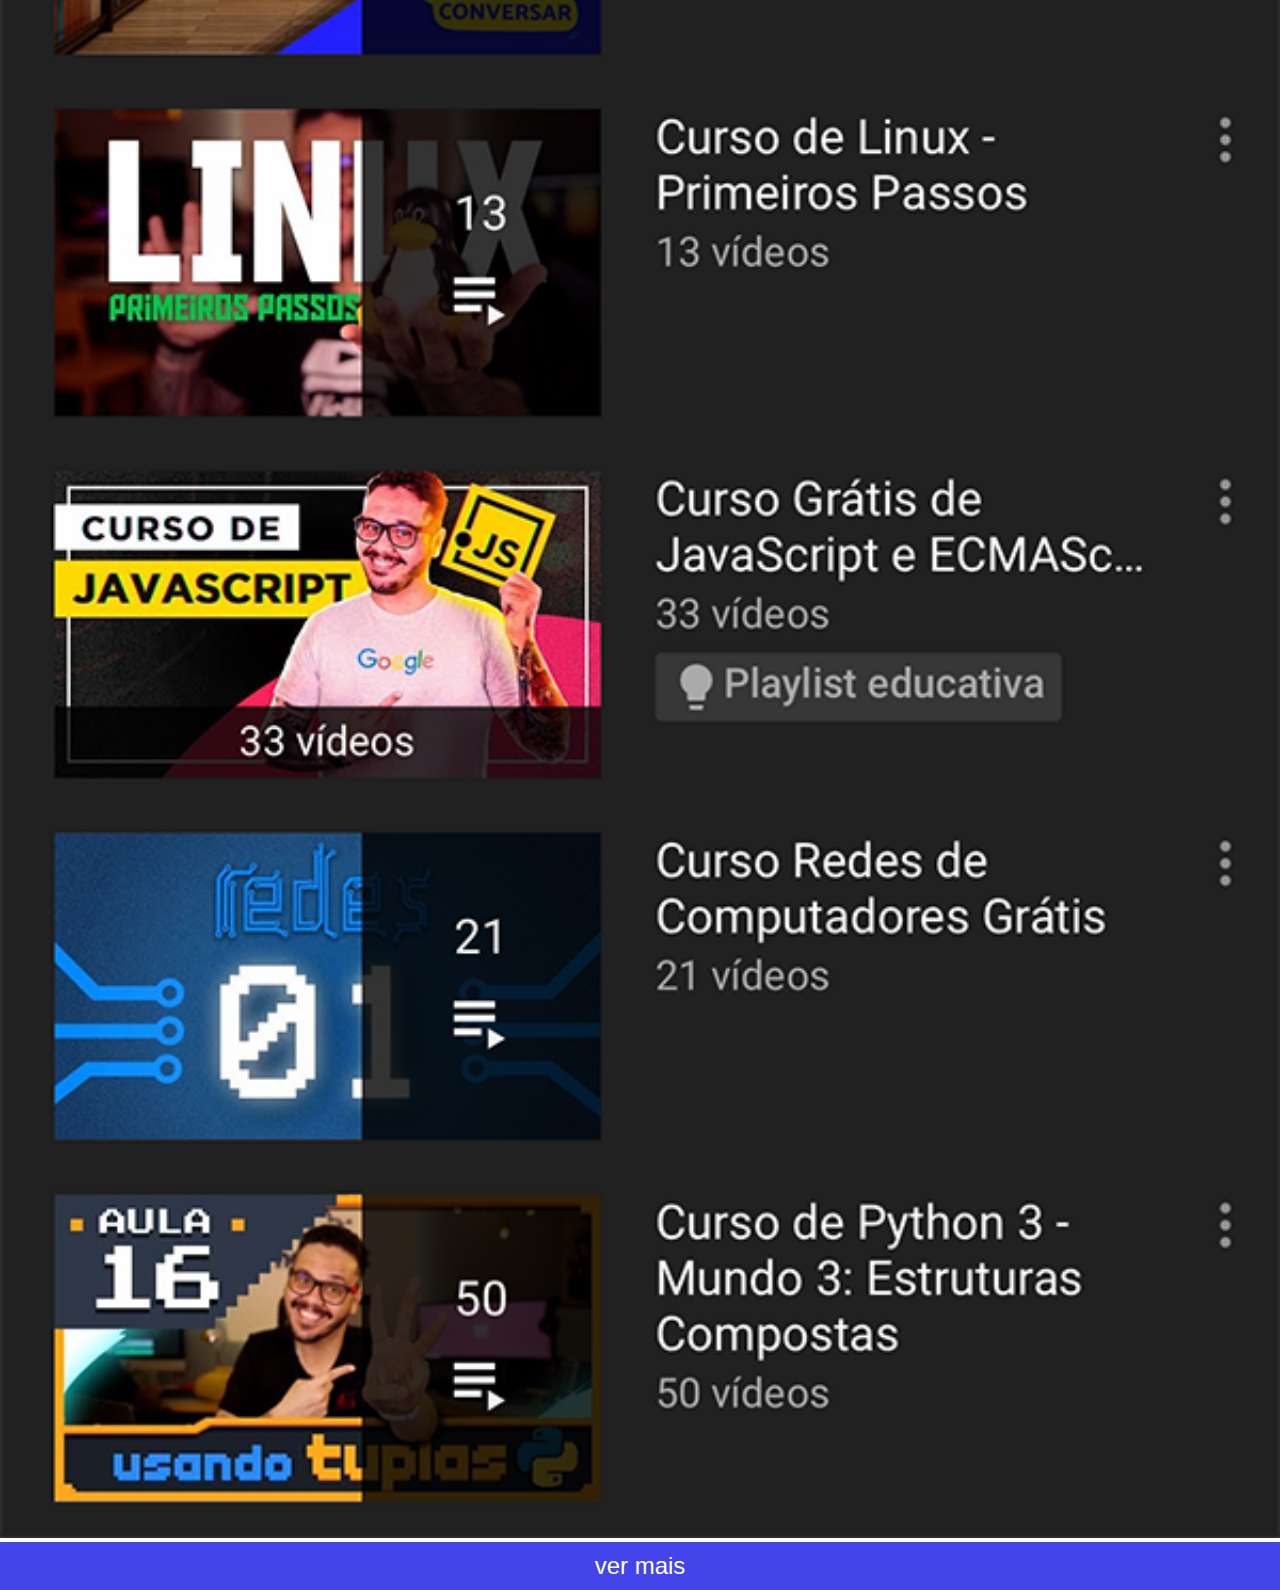
<file: youtube.html>
<!DOCTYPE html>
<html lang="pt-br">
<head>
    <meta charset="UTF-8">
    <meta name="viewport" content="width=device-width, initial-scale=1.0">
    <title>youtube</title>
   <link rel="stylesheet" href="/estilos/social.css">
</head>
<body>
   <img src="imagens/tela-youtube.png" alt="youtube">
   <a href="https://www.youtube.com/@CursoemVideo/playlists"target="_blank">ver mais</a>
</body>
</html>
</file>
<file: estilos/style.css>
@charset "UTF-8";

*{
    margin: 0px;
    padding: 0px;
}
html,body{
    height: 100vh;
    width: 100vw;
    background-color: rgb(55, 48, 61);
}
body{
    background: url('../imagens/fundo-madeira.jpg')no-repeat top center;
    background-size: cover;
}
main{
    height: 100vh;
    position: relative;

}
section#telefone{
    position: absolute;
    top: 50%;
    left: 50%;
    transform: translate(-50% ,-50%);
    background:url('../imagens/frame-iphone.png')no-repeat;
    width: 311px;
    height: 627px;
  
}
iframe#tela{
    position: relative;
    top: 80px;
    left: 21px;
    height: 471px;
    width: 269px; 
}
section#redes{
    text-align:right;
    
}
 section#redes img:hover{
 transform: translate(2px, 1px) ;
  box-shadow: 1px 2px 7px rgb(160, 160, 159);
  transition: 0.5s;


    
}
section#redes img{
    width: 40px;
    border-radius: 50%;
    margin: 5px;
    box-shadow: 2px 2px 5px rgba(0, 0, 0, 0.688);
}
</file>
<file: estilos/social.css>
@charset "UTF-8";
*{   
    margin: 0px;
    padding: 0px;
  }
  ::-webkit-scrollbar{
    width: 0px;
    height: 0px;
  }
  img{
    width: 100vw;
    
  }
  a{
    display: block;
    font-family: Arial, Helvetica, sans-serif;
    font-size: x-large;
    background-color: rgb(68, 68, 235);
    color: white;
    padding: 10px;
    text-align: center;
    text-decoration: none;
  }
</file>
